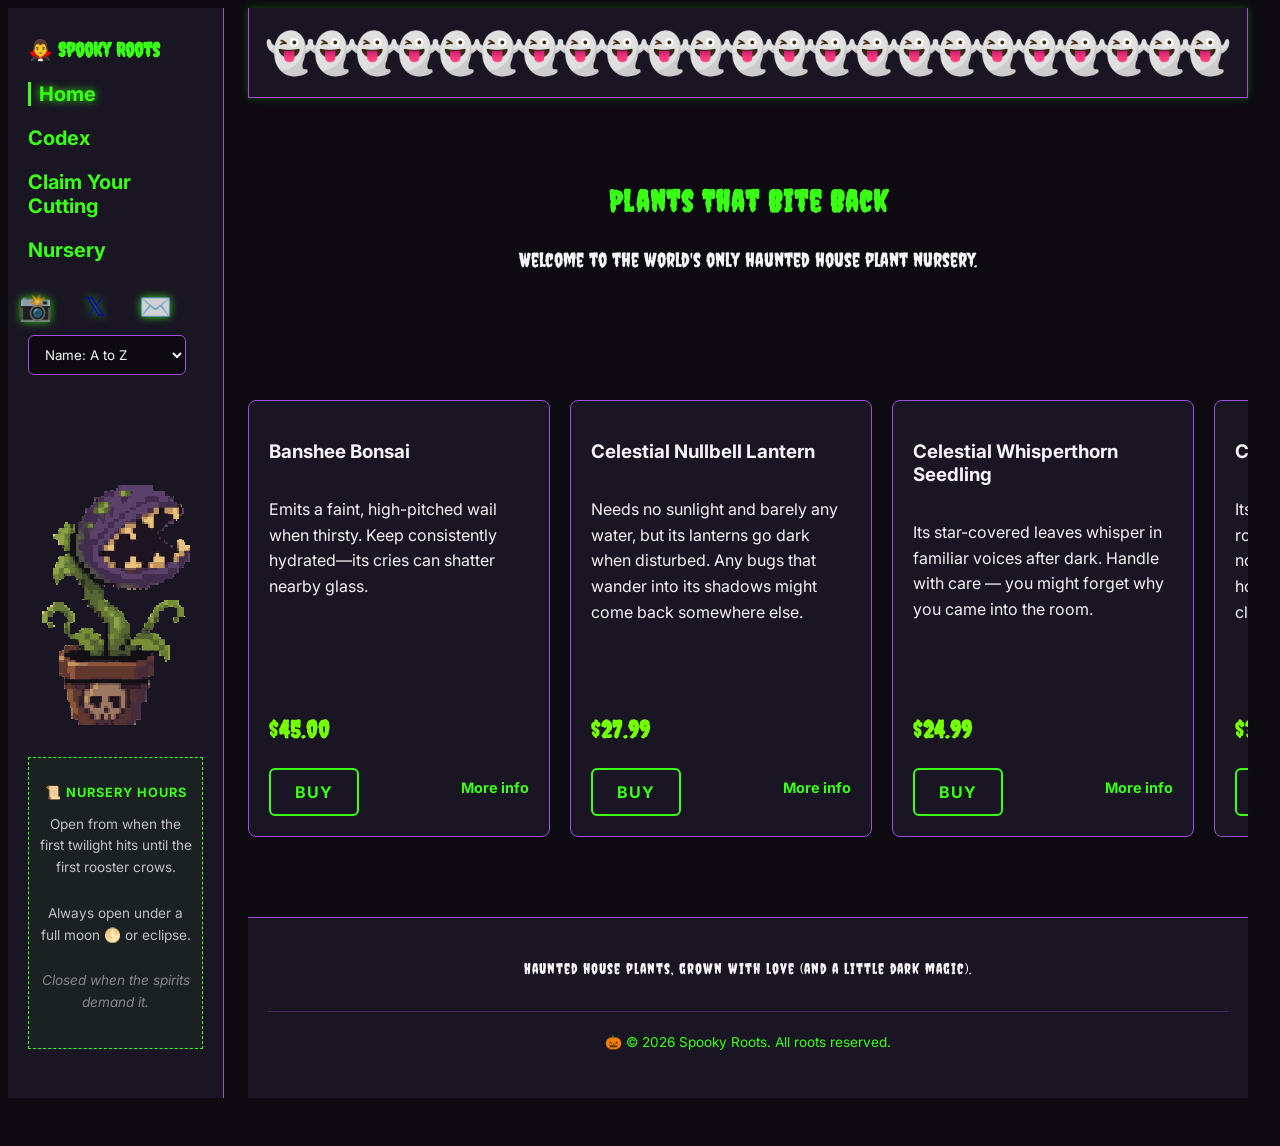
<file: index.html>
<!doctype html>
<html lang="en">
  <head>
    <meta charset="UTF-8" />
    <meta name="viewport" content="width=device-width, initial-scale=1.0" />
    <title>Haunted House Plant Nursery</title>
    <link rel="stylesheet" href="style.css" />
    <link rel="preconnect" href="https://fonts.googleapis.com" />
    <link rel="preconnect" href="https://fonts.gstatic.com" crossorigin />
    <!-- HTML Head -->
    <link
      href="https://fonts.googleapis.com/css2?family=Creepster&family=Inter:wght@400;700&display=swap"
      rel="stylesheet"
    />
  </head>
  <!-- BODY -->
  <body>
    <div class="page-layout">
      <!-- SIDEBAR -->
      <aside class="sidebar">
        <div class="sidebar-logo">🧛‍♂️ Spooky Roots</div>
        <nav class="sidebar-nav">
          <a href="index.html" class="active">Home</a>
          <a href="care.html">Codex</a>
          <a href="waiver.html">Claim Your Cutting</a>
          <a href="monsters.html">Nursery</a>
        </nav>
        <br />
        <div class="social">
          <a
            href="https://www.instagram.com/"
            aria-label="Instagram"
            target="_blank"
            >📸</a
          >
          <a href="https://x.com/" aria-label="Twitter" target="_blank">𝕏</a>
          <a href="#" id="openEmailModal">
            <span class="social-icon">✉️</span>
          </a>
        </div>

        <!-- Sorting Dropdown -->

        <select id="sortSelect" class="sig-input">
          <option value="name-asc">Name: A to Z</option>
          <option value="name-desc">Name: Z to A</option>
          <option value="price-asc">Price: Low to High</option>
          <option value="price-desc">Price: High to Low</option>
        </select>

        <div class="monster-sprite"></div>

        <div class="nursery-hours">
          <h4>📜 Nursery Hours</h4>
          <p>
            Open from when the first twilight hits until the first rooster
            crows.
          </p>
          <p>Always open under a full moon 🌕 or eclipse.</p>
          <p class="closed-note">Closed when the spirits demand it.</p>
        </div>
      </aside>

      <!-- MAIN COLUMN -->
      <main class="main-content">
        <header class="main-header">
          <div class="ghost-parade" id="ghostParade"></div>
        </header>

        <!-- TITLE -->

        <section class="hero">
          <h1>Plants That Bite Back</h1>
          <p>Welcome to the world's only haunted house plant nursery.</p>
        </section>

        <!-- PLANTGRID -->

        <section class="grid-container" id="plantGrid"></section>

        <!-- FOOTER -->

        <footer class="site-footer">
          <div class="footer-content">
            <div class="footer-brand">
              <p>
                Haunted house plants, grown with love (and a little dark magic).
              </p>
            </div>
          </div>
          <p class="footer-bottom">
            🎃 © 2026 Spooky Roots. All roots reserved.
          </p>
        </footer>
      </main>
    </div>
    <!-- Retro Windows Email Modal Popup -->
    <div id="emailModalOverlay" class="win95-overlay" hidden>
      <div
        id="emailModal"
        class="win95-modal"
        role="dialog"
        aria-labelledby="emailModalTitle"
        aria-modal="true"
      >
        <div class="win95-header">
          <span id="emailModalTitle" class="win95-title"
            >✉️ New Message - Spooky Roots Mail</span
          >
          <button
            type="button"
            id="closeEmailModal"
            class="win95-close-btn"
            aria-label="Close"
          >
            X
          </button>
        </div>
        <form id="emailForm" class="win95-body">
          <label>To: support@spookyroots.com</label>
          <label class="visually-hidden" for="senderEmail">Your email</label>
          <input
            id="senderEmail"
            type="email"
            placeholder="Your Email Address..."
            required
          />
          <label class="visually-hidden" for="emailMessage">Message</label>
          <textarea
            id="emailMessage"
            rows="5"
            placeholder="Write your message here..."
            required
          ></textarea>
          <p id="emailStatus" class="win95-status" hidden></p>
          <button type="submit" class="win95-send-btn">Send Mail</button>
        </form>
      </div>
    </div>
    <script src="script.js"></script>
  </body>
</html>
</file>
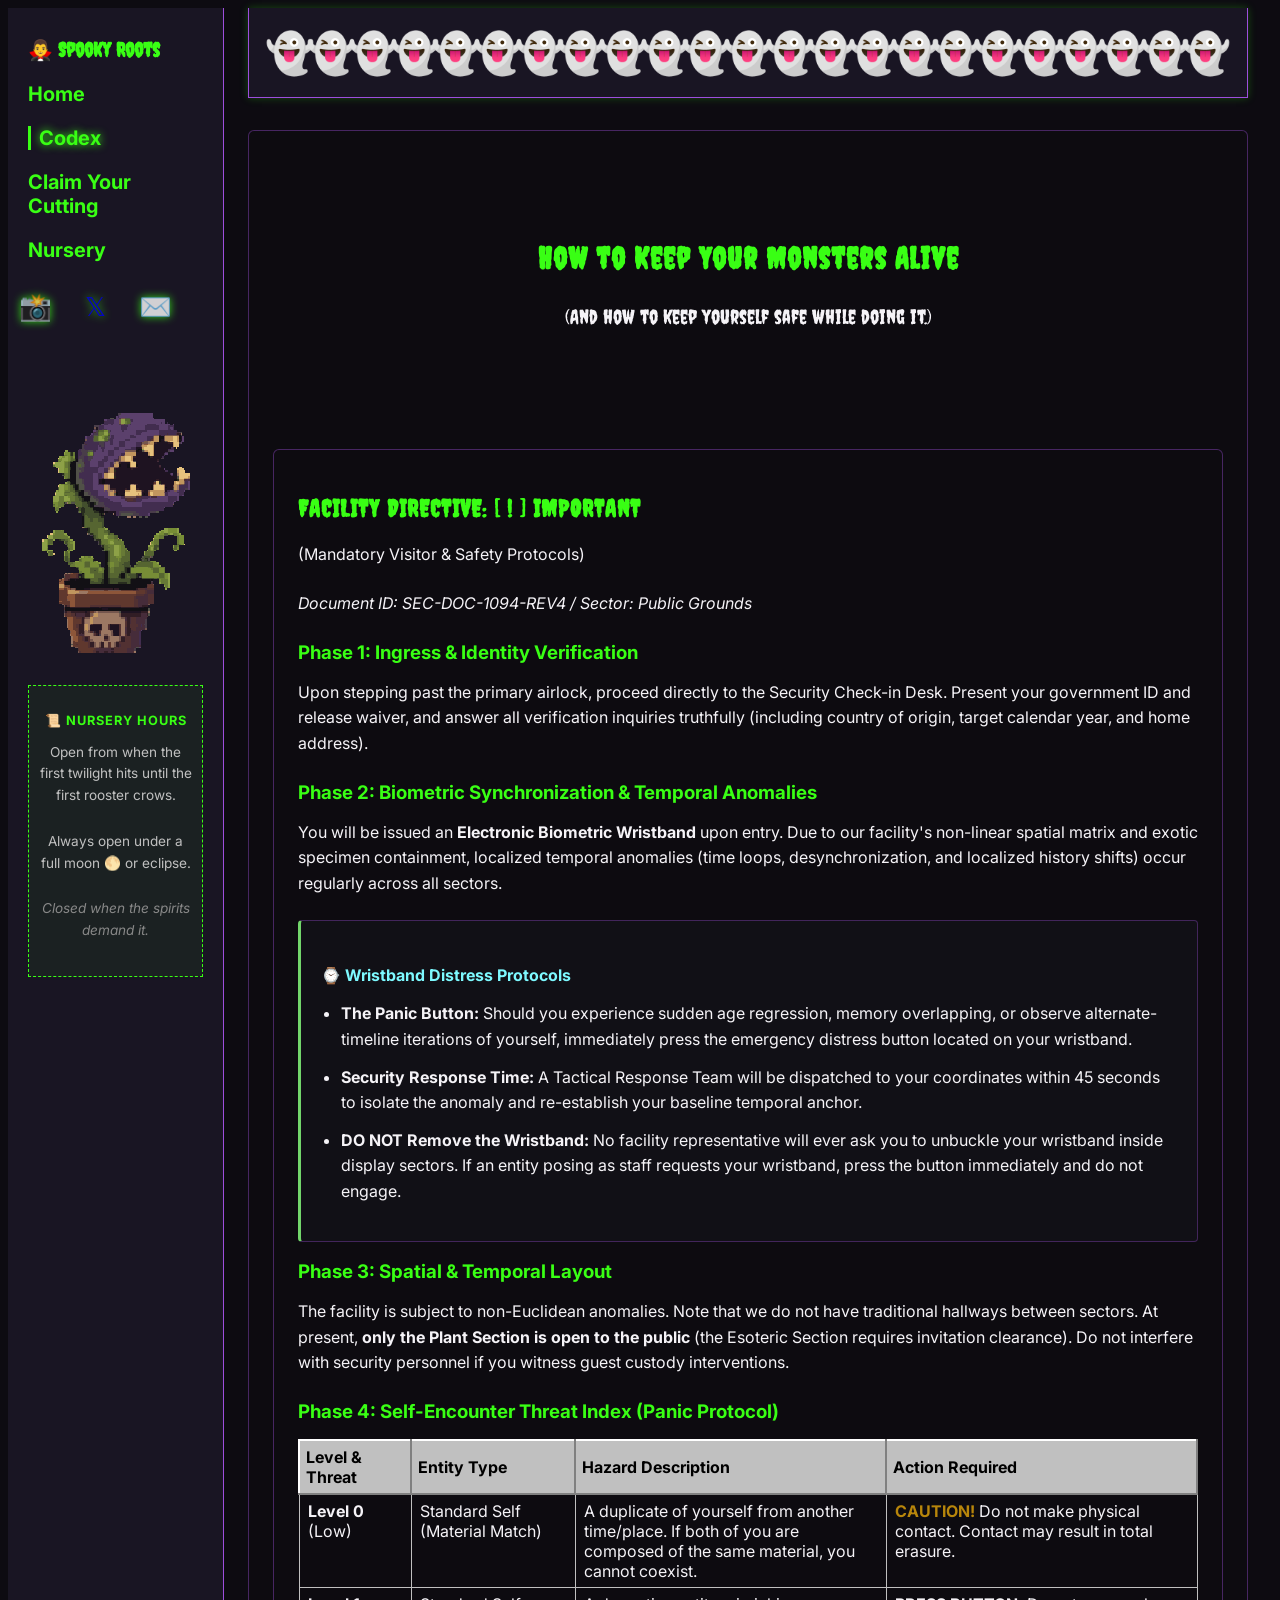
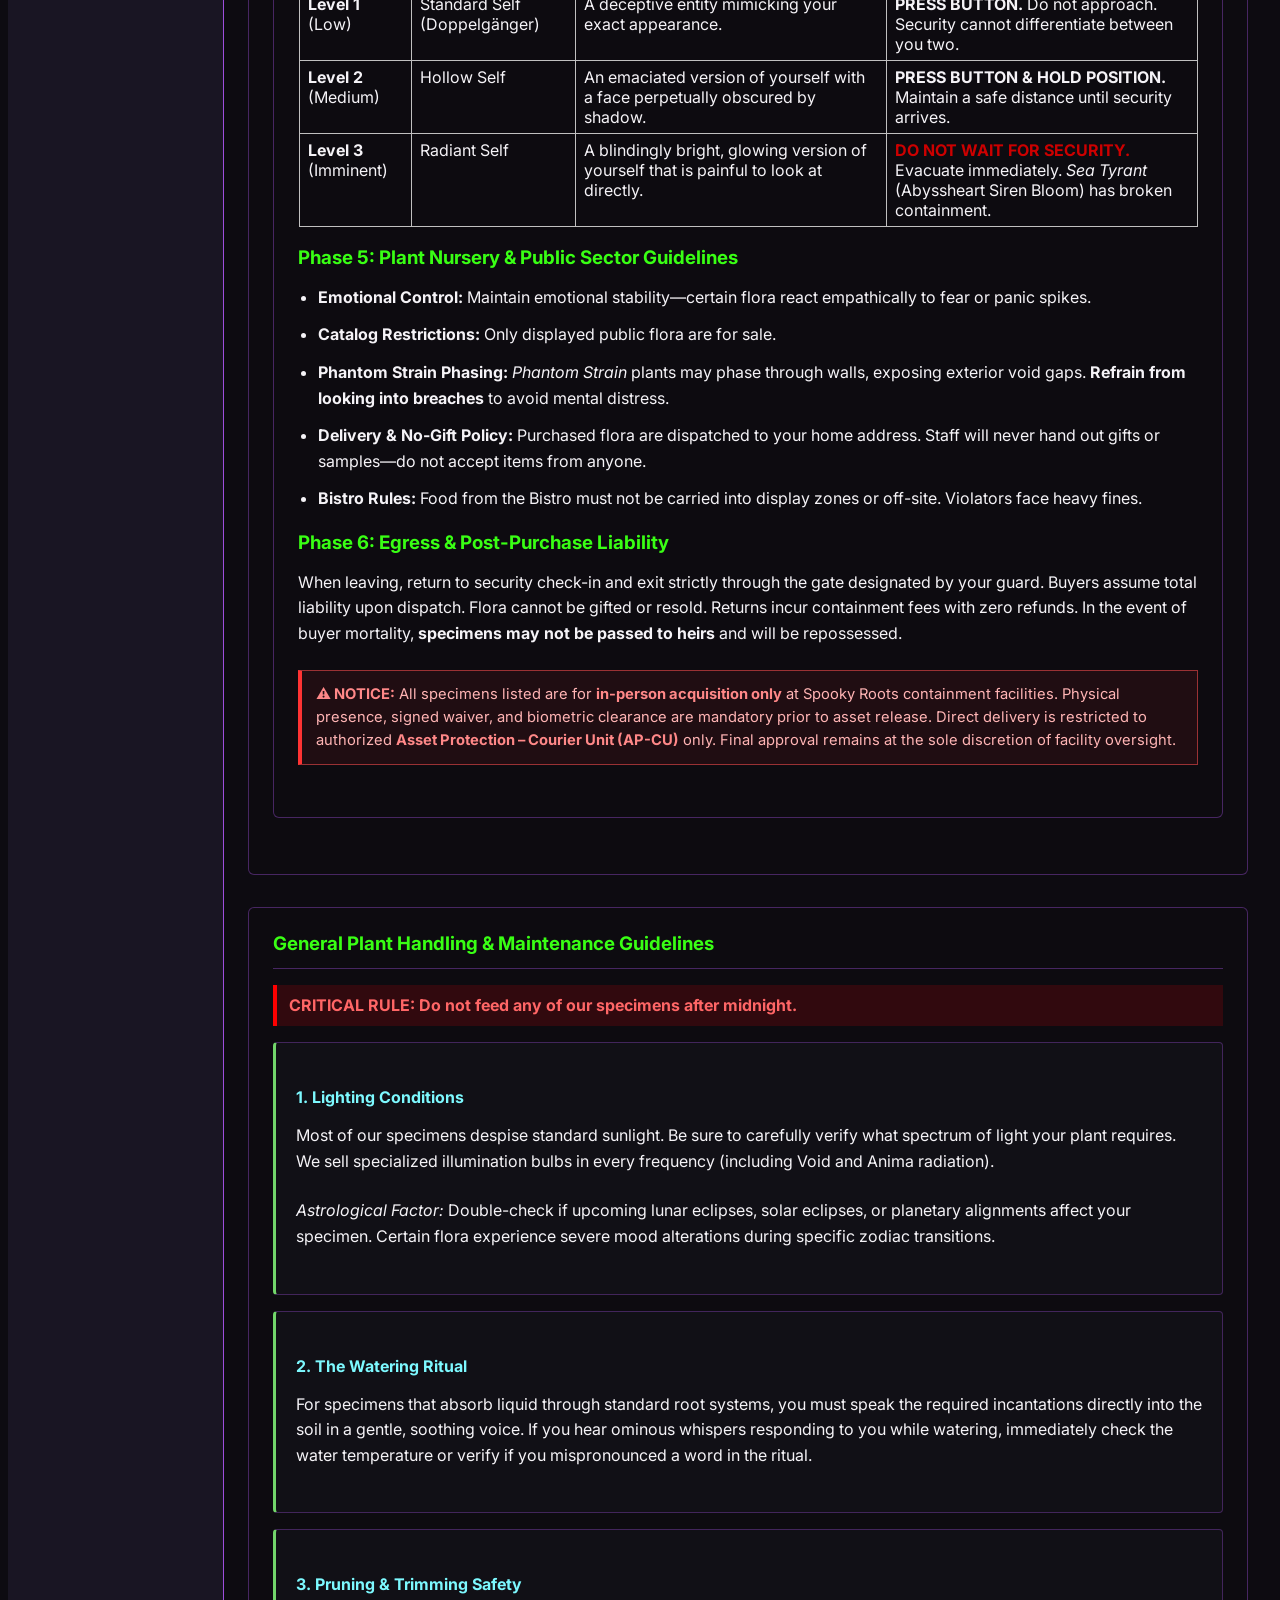
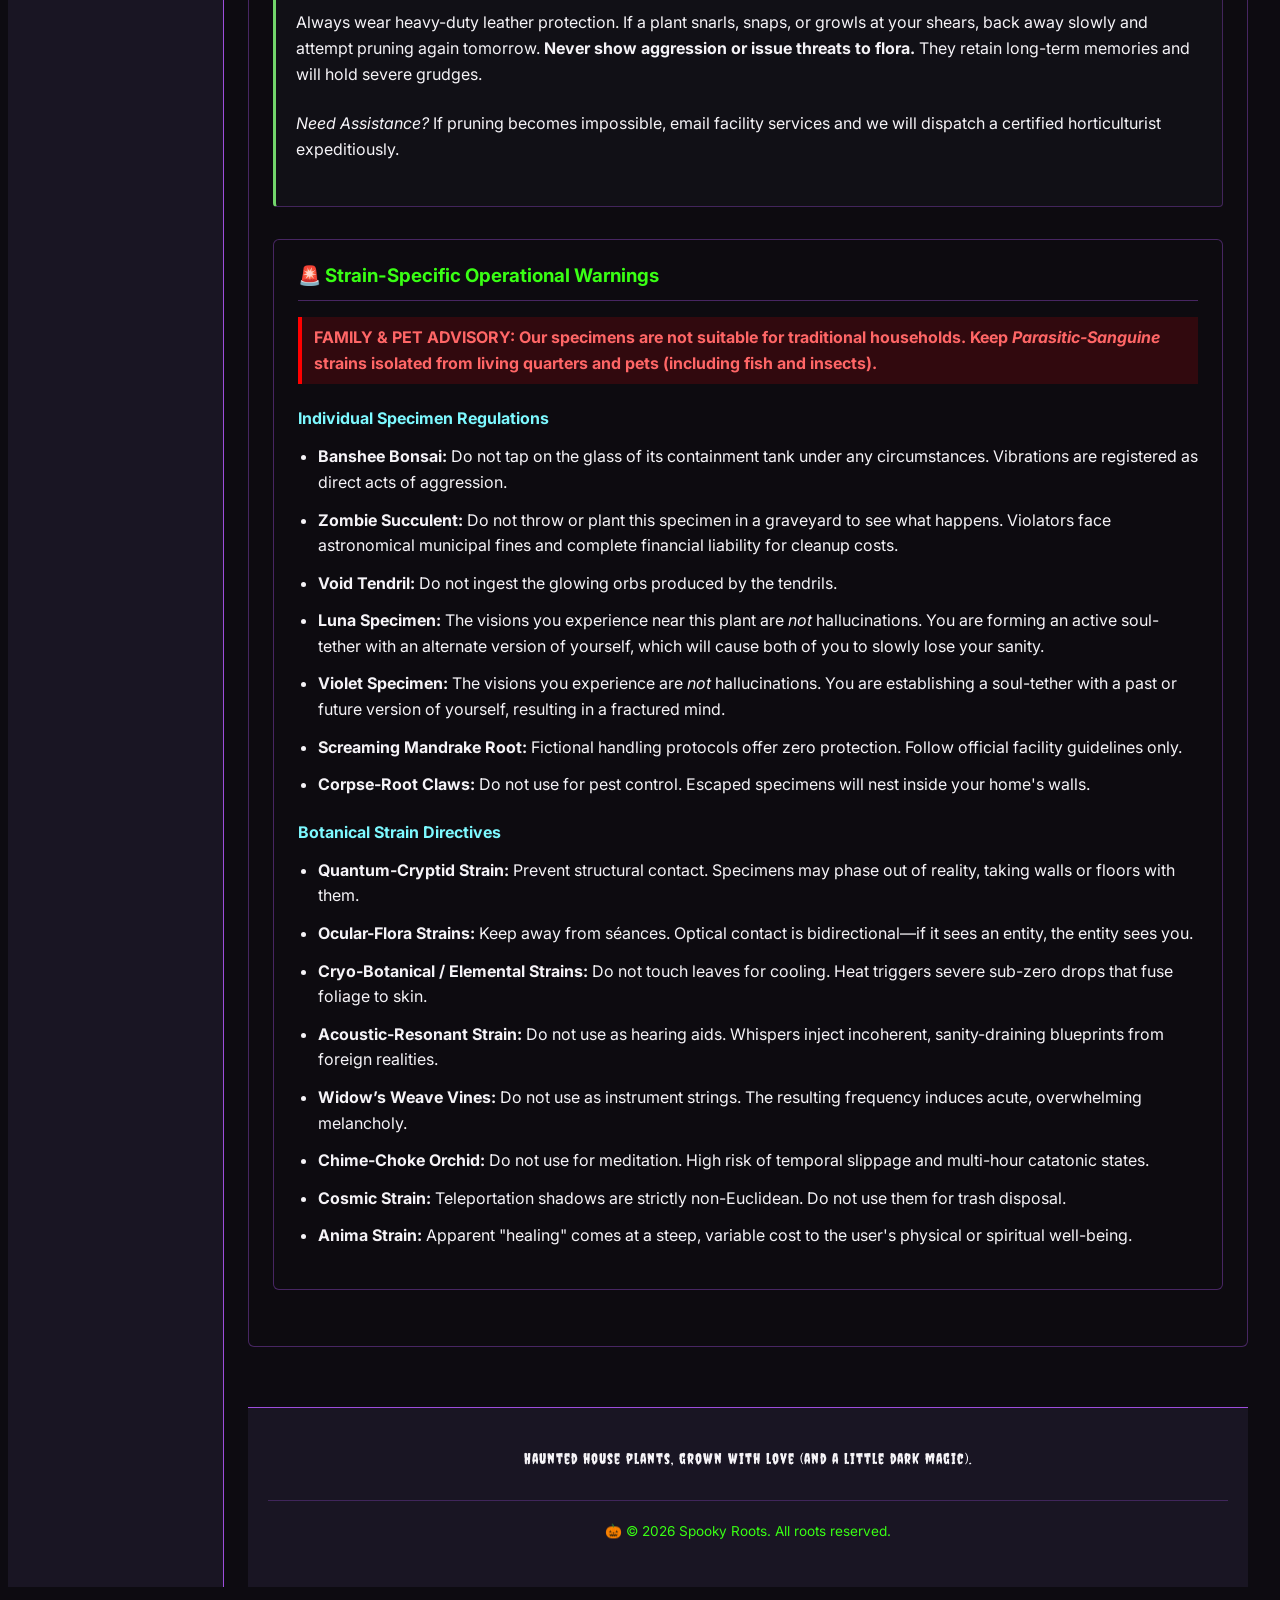
<file: care.html>
<!doctype html>
<html lang="en">
  <head>
    <meta charset="UTF-8" />
    <meta name="viewport" content="width=device-width, initial-scale=1.0" />
    <title>Codex - Haunted Plants</title>
    <link rel="stylesheet" href="style.css" />
    <link rel="preconnect" href="https://fonts.googleapis.com" />
    <link rel="preconnect" href="https://fonts.gstatic.com" crossorigin />
    <link
      href="https://fonts.googleapis.com/css2?family=Creepster&family=Inter:wght@400;700&display=swap"
      rel="stylesheet"
    />
  </head>
  <body>
    <div class="page-layout">
      <!-- SIDEBAR -->
      <aside class="sidebar">
        <div class="sidebar-logo">🧛‍♂️ Spooky Roots</div>
        <nav class="sidebar-nav">
          <a href="index.html">Home</a>
          <a href="care.html" class="active">Codex</a>
          <a href="waiver.html">Claim Your Cutting</a>
          <a href="monsters.html">Nursery</a>
        </nav>
        <br />
        <div class="social">
          <a
            href="https://www.instagram.com/"
            aria-label="Instagram"
            target="_blank"
            >📸</a
          >
          <a href="https://x.com/" aria-label="Twitter" target="_blank">𝕏</a>
          <a href="#" id="openEmailModal">
            <span class="social-icon">✉️</span>
          </a>
        </div>

        <div class="monster-sprite"></div>

        <div class="nursery-hours">
          <h4>📜 Nursery Hours</h4>
          <p>
            Open from when the first twilight hits until the first rooster
            crows.
          </p>
          <p>Always open under a full moon 🌕 or eclipse.</p>
          <p class="closed-note">Closed when the spirits demand it.</p>
        </div>
      </aside>

      <main class="main-content">
        <header class="main-header">
          <div class="ghost-parade" id="ghostParade"></div>
        </header>
        <div class="facility-section">
          <section class="hero">
            <h1>How to Keep Your Monsters Alive</h1>
            <p>(And how to keep yourself safe while doing it.)</p>
          </section>

          <div class="facility-section waiver-clause">
            <h2>FACILITY DIRECTIVE: [ ! ] IMPORTANT</h2>
            <p>(Mandatory Visitor &amp; Safety Protocols)</p>
            <p class="scientific-name">
              <em>Document ID: SEC-DOC-1094-REV4 / Sector: Public Grounds</em>
            </p>

            <div>
              <h3>Phase 1: Ingress &amp; Identity Verification</h3>
              <p>
                Upon stepping past the primary airlock, proceed directly to the
                Security Check-in Desk. Present your government ID and release
                waiver, and answer all verification inquiries truthfully
                (including country of origin, target calendar year, and home
                address).
              </p>

              <h3>
                Phase 2: Biometric Synchronization &amp; Temporal Anomalies
              </h3>
              <p>
                You will be issued an
                <strong>Electronic Biometric Wristband</strong> upon entry. Due
                to our facility's non-linear spatial matrix and exotic specimen
                containment, localized temporal anomalies (time loops,
                desynchronization, and localized history shifts) occur regularly
                across all sectors.
              </p>

              <div class="care-instruction">
                <h4>⌚ Wristband Distress Protocols</h4>
                <ul>
                  <li>
                    <strong>The Panic Button:</strong> Should you experience
                    sudden age regression, memory overlapping, or observe
                    alternate-timeline iterations of yourself, immediately press
                    the emergency distress button located on your wristband.
                  </li>
                  <li>
                    <strong>Security Response Time:</strong> A Tactical Response
                    Team will be dispatched to your coordinates within 45
                    seconds to isolate the anomaly and re-establish your
                    baseline temporal anchor.
                  </li>
                  <li>
                    <strong>DO NOT Remove the Wristband:</strong> No facility
                    representative will ever ask you to unbuckle your wristband
                    inside display sectors. If an entity posing as staff
                    requests your wristband, press the button immediately and do
                    not engage.
                  </li>
                </ul>
              </div>

              <h3>Phase 3: Spatial &amp; Temporal Layout</h3>
              <p>
                The facility is subject to non-Euclidean anomalies. Note that we
                do not have traditional hallways between sectors. At present,
                <strong>only the Plant Section is open to the public</strong>
                (the Esoteric Section requires invitation clearance). Do not
                interfere with security personnel if you witness guest custody
                interventions.
              </p>

              <h3>Phase 4: Self-Encounter Threat Index (Panic Protocol)</h3>
              <table class="win95-table">
                <thead>
                  <tr>
                    <th>Level &amp; Threat</th>
                    <th>Entity Type</th>
                    <th>Hazard Description</th>
                    <th>Action Required</th>
                  </tr>
                </thead>
                <tbody>
                  <tr class="threat-level-0">
                    <td><strong>Level 0</strong> (Low)</td>
                    <td>Standard Self (Material Match)</td>
                    <td>
                      A duplicate of yourself from another time/place. If both
                      of you are composed of the same material, you cannot
                      coexist.
                    </td>
                    <td>
                      <span class="caution-tag">CAUTION!</span> Do not make
                      physical contact. Contact may result in total erasure.
                    </td>
                  </tr>
                  <tr class="threat-level-1">
                    <td><strong>Level 1</strong> (Low)</td>
                    <td>Standard Self (Doppelgänger)</td>
                    <td>A deceptive entity mimicking your exact appearance.</td>
                    <td>
                      <strong>PRESS BUTTON.</strong> Do not approach. Security
                      cannot differentiate between you two.
                    </td>
                  </tr>
                  <tr class="threat-level-2">
                    <td><strong>Level 2</strong> (Medium)</td>
                    <td>Hollow Self</td>
                    <td>
                      An emaciated version of yourself with a face perpetually
                      obscured by shadow.
                    </td>
                    <td>
                      <strong>PRESS BUTTON &amp; HOLD POSITION.</strong>
                      Maintain a safe distance until security arrives.
                    </td>
                  </tr>
                  <tr class="threat-level-3">
                    <td><strong>Level 3</strong> (Imminent)</td>
                    <td>Radiant Self</td>
                    <td>
                      A blindingly bright, glowing version of yourself that is
                      painful to look at directly.
                    </td>
                    <td>
                      <span class="danger-tag">DO NOT WAIT FOR SECURITY.</span>
                      Evacuate immediately. <em>Sea Tyrant</em> (Abyssheart
                      Siren Bloom) has broken containment.
                    </td>
                  </tr>
                </tbody>
              </table>

              <h3>Phase 5: Plant Nursery &amp; Public Sector Guidelines</h3>
              <ul>
                <li>
                  <strong>Emotional Control:</strong> Maintain emotional
                  stability—certain flora react empathically to fear or panic
                  spikes.
                </li>
                <li>
                  <strong>Catalog Restrictions:</strong> Only displayed public
                  flora are for sale.
                </li>
                <li>
                  <strong>Phantom Strain Phasing:</strong>
                  <em>Phantom Strain</em> plants may phase through walls,
                  exposing exterior void gaps.
                  <strong>Refrain from looking into breaches</strong> to avoid
                  mental distress.
                </li>
                <li>
                  <strong>Delivery &amp; No-Gift Policy:</strong> Purchased
                  flora are dispatched to your home address. Staff will never
                  hand out gifts or samples—do not accept items from anyone.
                </li>
                <li>
                  <strong>Bistro Rules:</strong> Food from the Bistro must not
                  be carried into display zones or off-site. Violators face
                  heavy fines.
                </li>
              </ul>

              <h3>Phase 6: Egress &amp; Post-Purchase Liability</h3>
              <p>
                When leaving, return to security check-in and exit strictly
                through the gate designated by your guard. Buyers assume total
                liability upon dispatch. Flora cannot be gifted or resold.
                Returns incur containment fees with zero refunds. In the event
                of buyer mortality,
                <strong>specimens may not be passed to heirs</strong> and will
                be repossessed.
              </p>

              <p class="facility-notice">
                <strong>⚠️ NOTICE:</strong> All specimens listed are for
                <strong>in-person acquisition only</strong> at Spooky Roots
                containment facilities. Physical presence, signed waiver, and
                biometric clearance are mandatory prior to asset release. Direct
                delivery is restricted to authorized
                <strong>Asset Protection – Courier Unit (AP-CU)</strong> only.
                Final approval remains at the sole discretion of facility
                oversight.
              </p>
            </div>
          </div>
        </div>

        <!-- PLANT-->
        <div class="facility-section">
          <h3>General Plant Handling &amp; Maintenance Guidelines</h3>
          <p class="warning-banner">
            <strong>CRITICAL RULE:</strong> Do not feed any of our specimens
            after midnight.
          </p>

          <div class="care-instruction">
            <h4>1. Lighting Conditions</h4>
            <p>
              Most of our specimens despise standard sunlight. Be sure to
              carefully verify what spectrum of light your plant requires. We
              sell specialized illumination bulbs in every frequency (including
              Void and Anima radiation).
            </p>
            <p>
              <em>Astrological Factor:</em> Double-check if upcoming lunar
              eclipses, solar eclipses, or planetary alignments affect your
              specimen. Certain flora experience severe mood alterations during
              specific zodiac transitions.
            </p>
          </div>

          <div class="care-instruction">
            <h4>2. The Watering Ritual</h4>
            <p>
              For specimens that absorb liquid through standard root systems,
              you must speak the required incantations directly into the soil in
              a gentle, soothing voice. If you hear ominous whispers responding
              to you while watering, immediately check the water temperature or
              verify if you mispronounced a word in the ritual.
            </p>
          </div>

          <div class="care-instruction">
            <h4>3. Pruning &amp; Trimming Safety</h4>
            <p>
              Always wear heavy-duty leather protection. If a plant snarls,
              snaps, or growls at your shears, back away slowly and attempt
              pruning again tomorrow.
              <strong>Never show aggression or issue threats to flora.</strong>
              They retain long-term memories and will hold severe grudges.
            </p>
            <p>
              <em>Need Assistance?</em> If pruning becomes impossible, email
              facility services and we will dispatch a certified horticulturist
              expeditiously.
            </p>
          </div>

          <div class="facility-section strain-warnings">
            <h3>🚨 Strain-Specific Operational Warnings</h3>

            <p class="warning-banner">
              <strong>FAMILY &amp; PET ADVISORY:</strong> Our specimens are not
              suitable for traditional households. Keep
              <em>Parasitic-Sanguine</em> strains isolated from living quarters
              and pets (including fish and insects).
            </p>

            <div class="specimen-warning-list">
              <h4>Individual Specimen Regulations</h4>
              <ul>
                <li>
                  <strong>Banshee Bonsai:</strong> Do not tap on the glass of
                  its containment tank under any circumstances. Vibrations are
                  registered as direct acts of aggression.
                </li>
                <li>
                  <strong>Zombie Succulent:</strong> Do not throw or plant this
                  specimen in a graveyard to see what happens. Violators face
                  astronomical municipal fines and complete financial liability
                  for cleanup costs.
                </li>
                <li>
                  <strong>Void Tendril:</strong> Do not ingest the glowing orbs
                  produced by the tendrils.
                </li>
                <li>
                  <strong>Luna Specimen:</strong> The visions you experience
                  near this plant are <em>not</em> hallucinations. You are
                  forming an active soul-tether with an alternate version of
                  yourself, which will cause both of you to slowly lose your
                  sanity.
                </li>
                <li>
                  <strong>Violet Specimen:</strong> The visions you experience
                  are <em>not</em> hallucinations. You are establishing a
                  soul-tether with a past or future version of yourself,
                  resulting in a fractured mind.
                </li>
                <li>
                  <strong>Screaming Mandrake Root:</strong> Fictional handling
                  protocols offer zero protection. Follow official facility
                  guidelines only.
                </li>
                <li>
                  <strong>Corpse-Root Claws:</strong> Do not use for pest
                  control. Escaped specimens will nest inside your home's walls.
                </li>
              </ul>
            </div>

            <h4>Botanical Strain Directives</h4>
            <ul>
              <li>
                <strong>Quantum-Cryptid Strain:</strong> Prevent structural
                contact. Specimens may phase out of reality, taking walls or
                floors with them.
              </li>
              <li>
                <strong>Ocular-Flora Strains:</strong> Keep away from séances.
                Optical contact is bidirectional—if it sees an entity, the
                entity sees you.
              </li>
              <li>
                <strong>Cryo-Botanical / Elemental Strains:</strong> Do not
                touch leaves for cooling. Heat triggers severe sub-zero drops
                that fuse foliage to skin.
              </li>
              <li>
                <strong>Acoustic-Resonant Strain:</strong> Do not use as hearing
                aids. Whispers inject incoherent, sanity-draining blueprints
                from foreign realities.
              </li>
              <li>
                <strong>Widow’s Weave Vines:</strong> Do not use as instrument
                strings. The resulting frequency induces acute, overwhelming
                melancholy.
              </li>
              <li>
                <strong>Chime-Choke Orchid:</strong> Do not use for meditation.
                High risk of temporal slippage and multi-hour catatonic states.
              </li>
              <li>
                <strong>Cosmic Strain:</strong> Teleportation shadows are
                strictly non-Euclidean. Do not use them for trash disposal.
              </li>
              <li>
                <strong>Anima Strain:</strong> Apparent "healing" comes at a
                steep, variable cost to the user's physical or spiritual
                well-being.
              </li>
            </ul>
          </div>
        </div>

        <!-- footer -->
        <footer class="site-footer">
          <div class="footer-content">
            <div class="footer-brand">
              <p>
                Haunted house plants, grown with love (and a little dark magic).
              </p>
            </div>
          </div>
          <p class="footer-bottom">
            🎃 © 2026 Spooky Roots. All roots reserved.
          </p>
        </footer>
      </main>
    </div>

    <!-- Retro Windows Email Modal Popup -->
    <div id="emailModalOverlay" class="win95-overlay" hidden>
      <div
        id="emailModal"
        class="win95-modal"
        role="dialog"
        aria-labelledby="emailModalTitle"
        aria-modal="true"
      >
        <div class="win95-header">
          <span id="emailModalTitle" class="win95-title"
            >✉️ New Message - Spooky Roots Mail</span
          >
          <button
            type="button"
            id="closeEmailModal"
            class="win95-close-btn"
            aria-label="Close"
          >
            X
          </button>
        </div>
        <form id="emailForm" class="win95-body">
          <label>To: support@spookyroots.com</label>
          <label class="visually-hidden" for="senderEmail">Your email</label>
          <input
            id="senderEmail"
            type="email"
            placeholder="Your Email Address..."
            required
          />
          <label class="visually-hidden" for="emailMessage">Message</label>
          <textarea
            id="emailMessage"
            rows="5"
            placeholder="Write your message here..."
            required
          ></textarea>
          <p id="emailStatus" class="win95-status" hidden></p>
          <button type="submit" class="win95-send-btn">Send Mail</button>
        </form>
      </div>
    </div>
    <script src="script.js"></script>
    <button type="button" id="backToTopBtn" title="Return to Top Phase">
      ▲ TOP
    </button>
  </body>
</html>
</file>
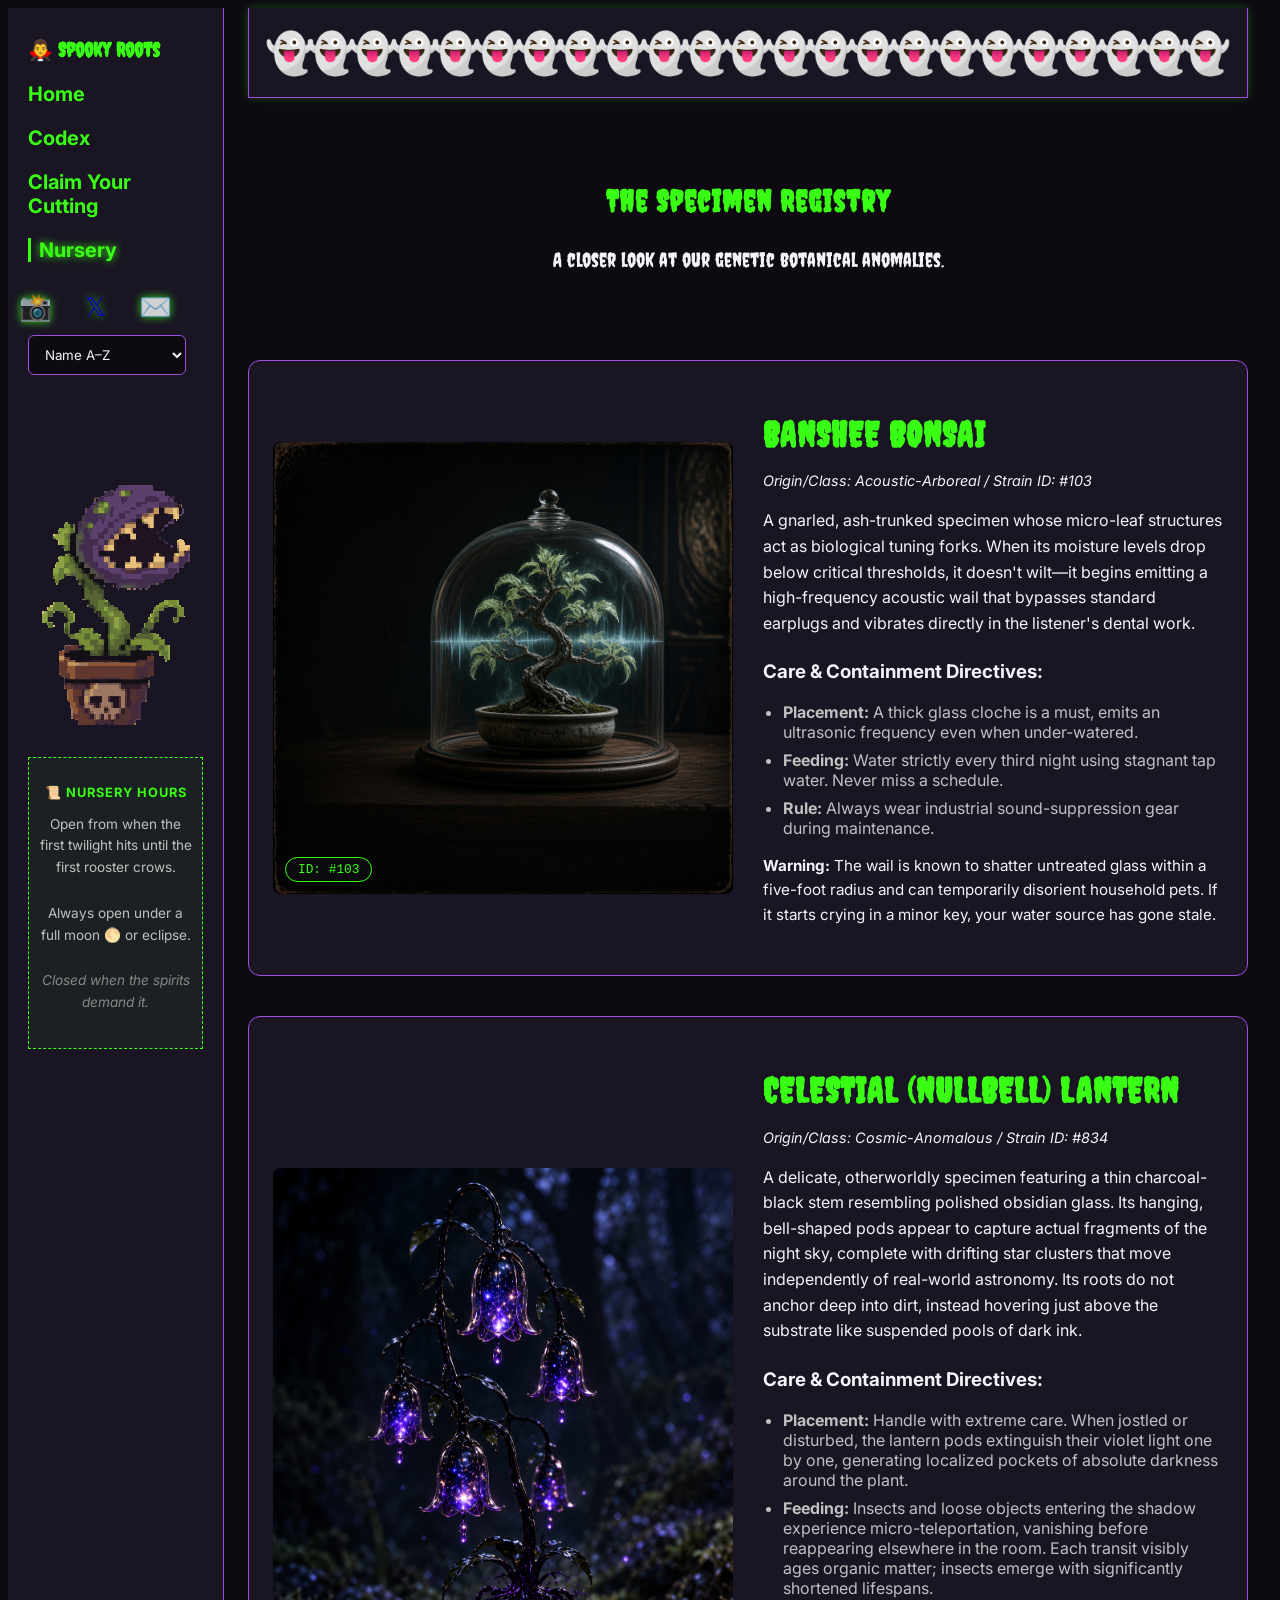
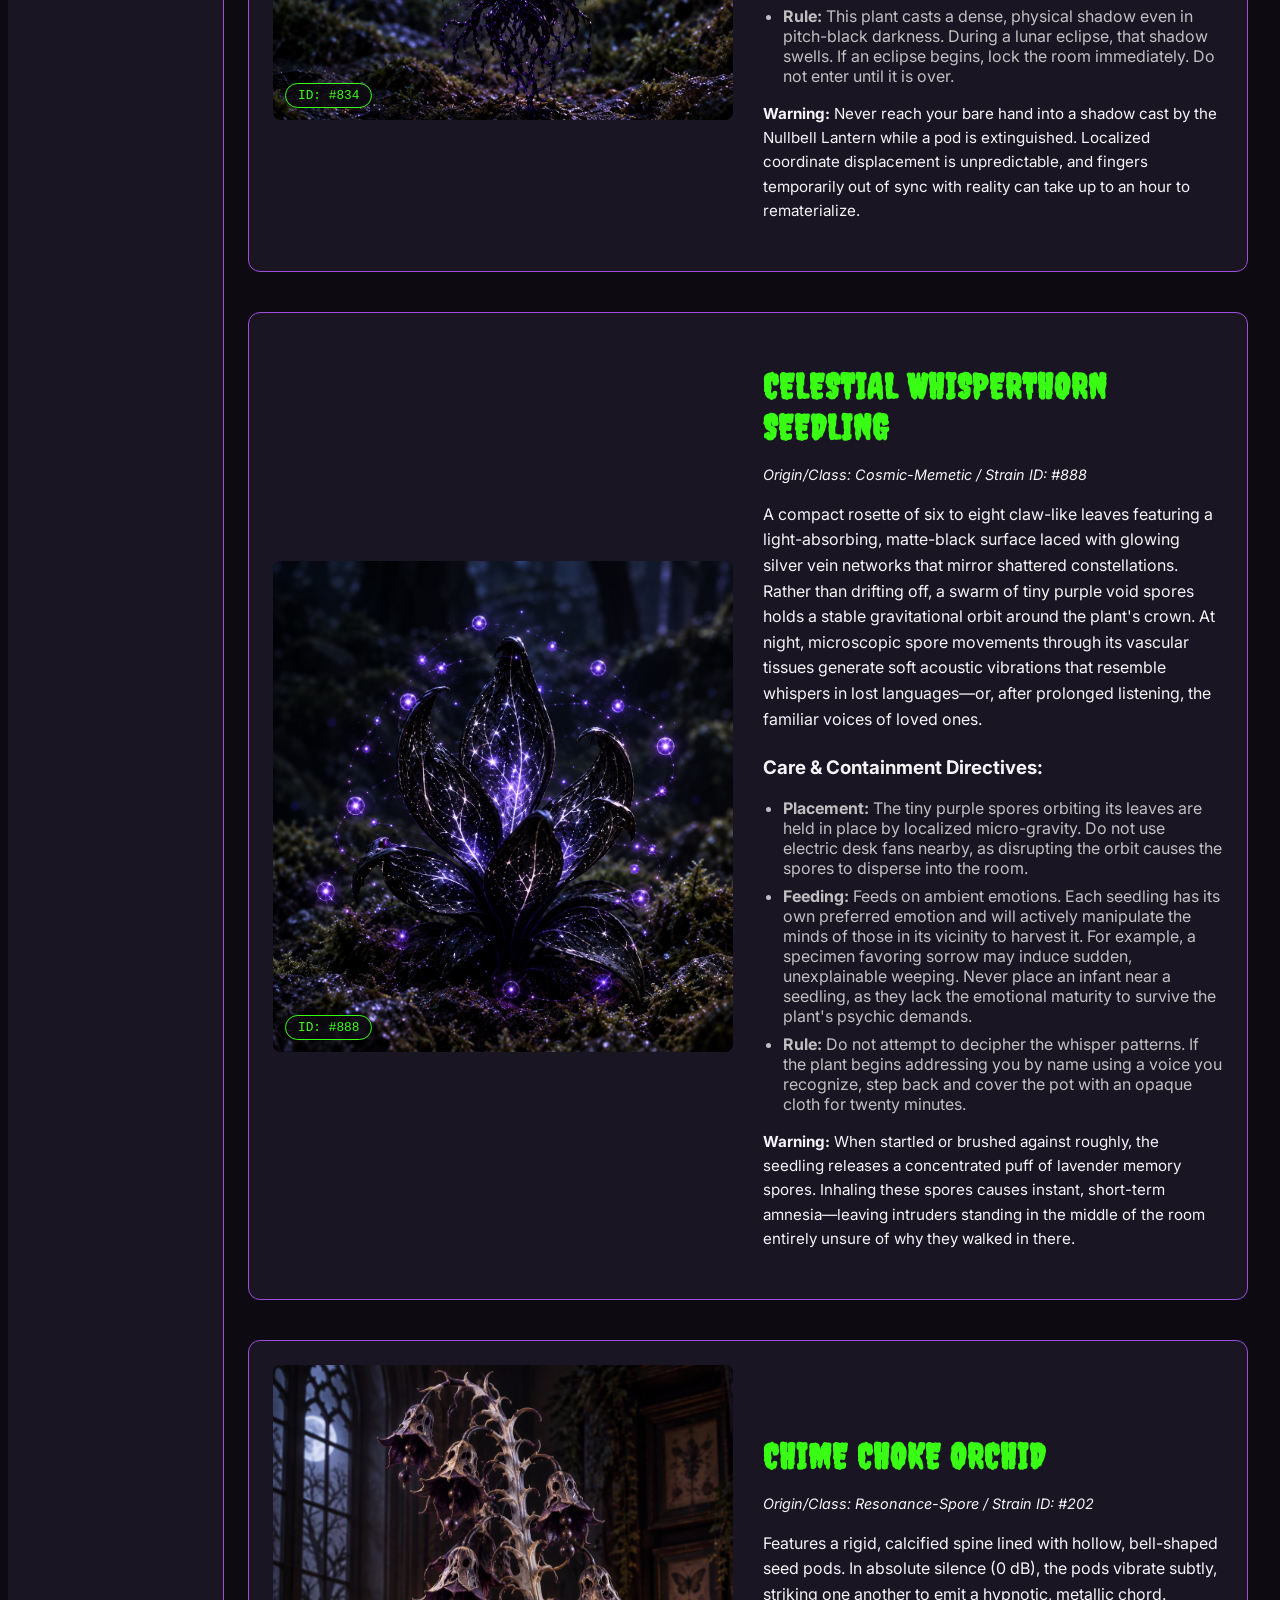
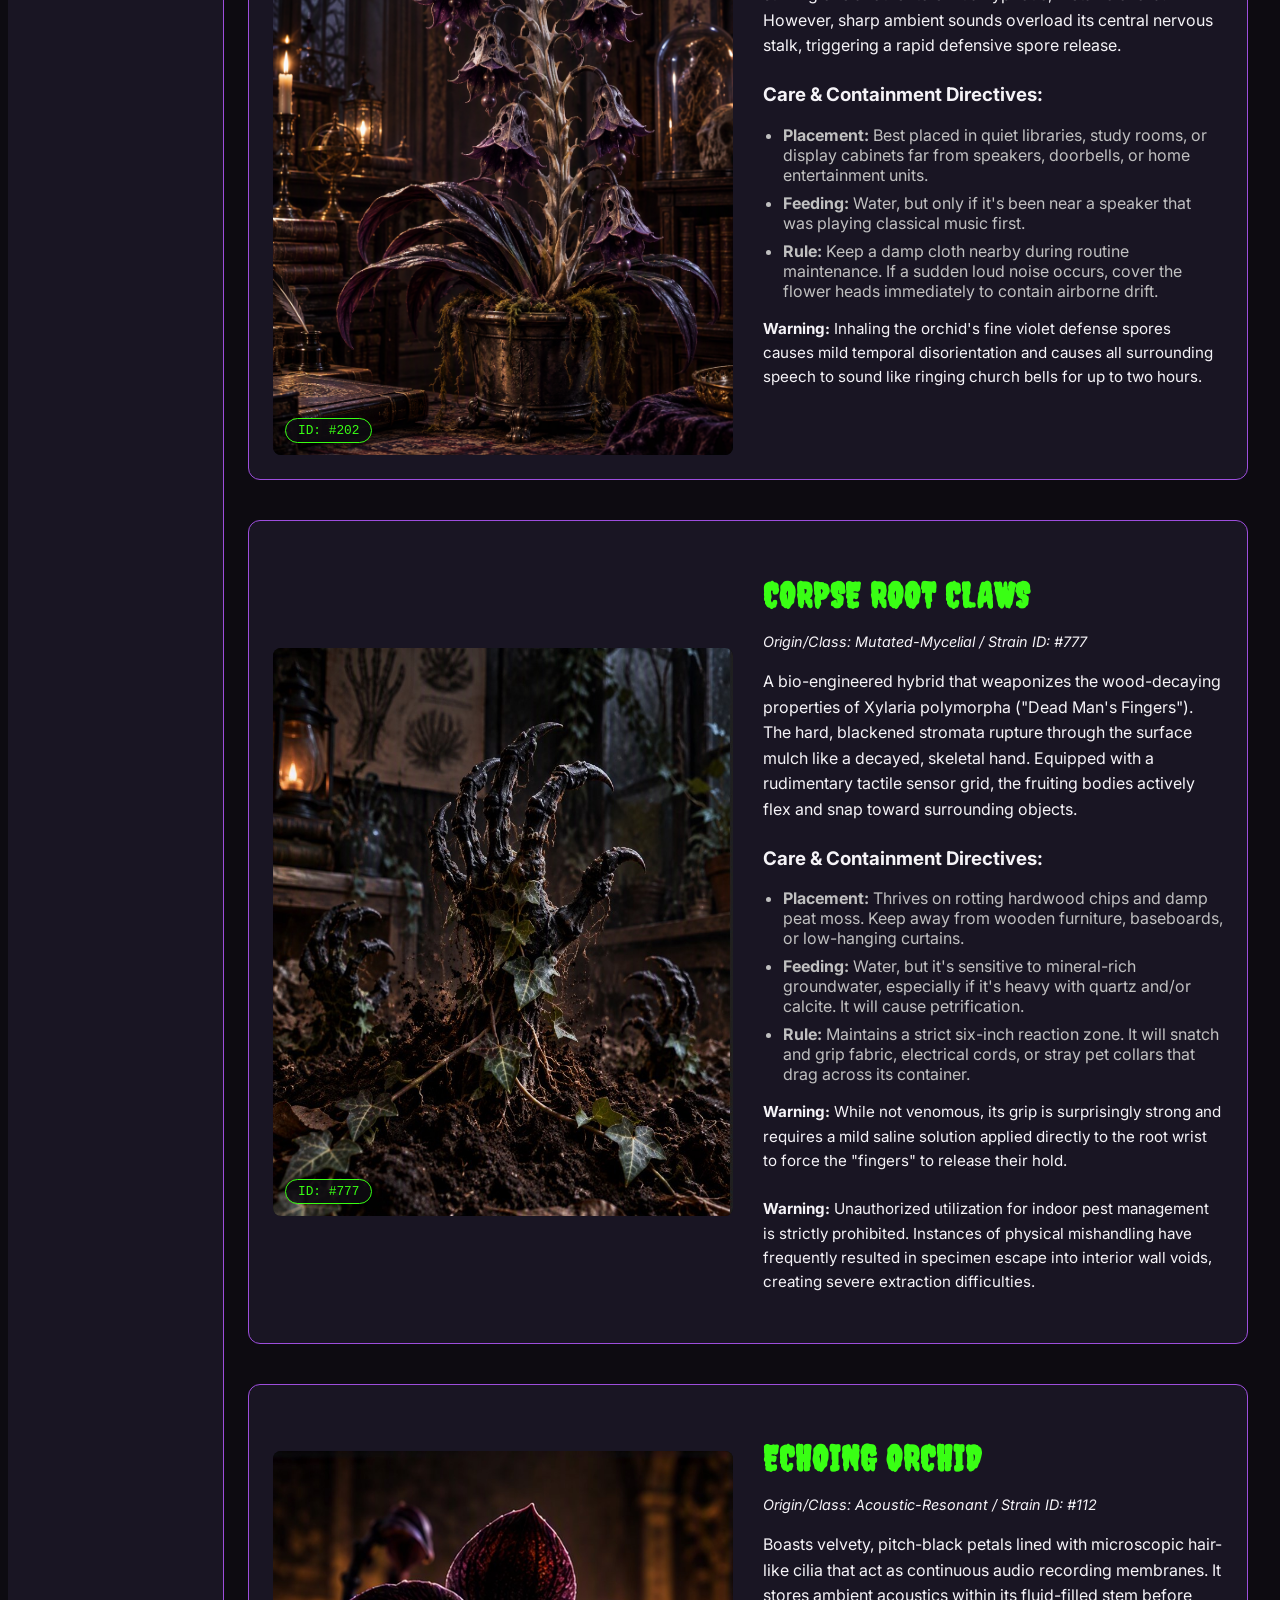
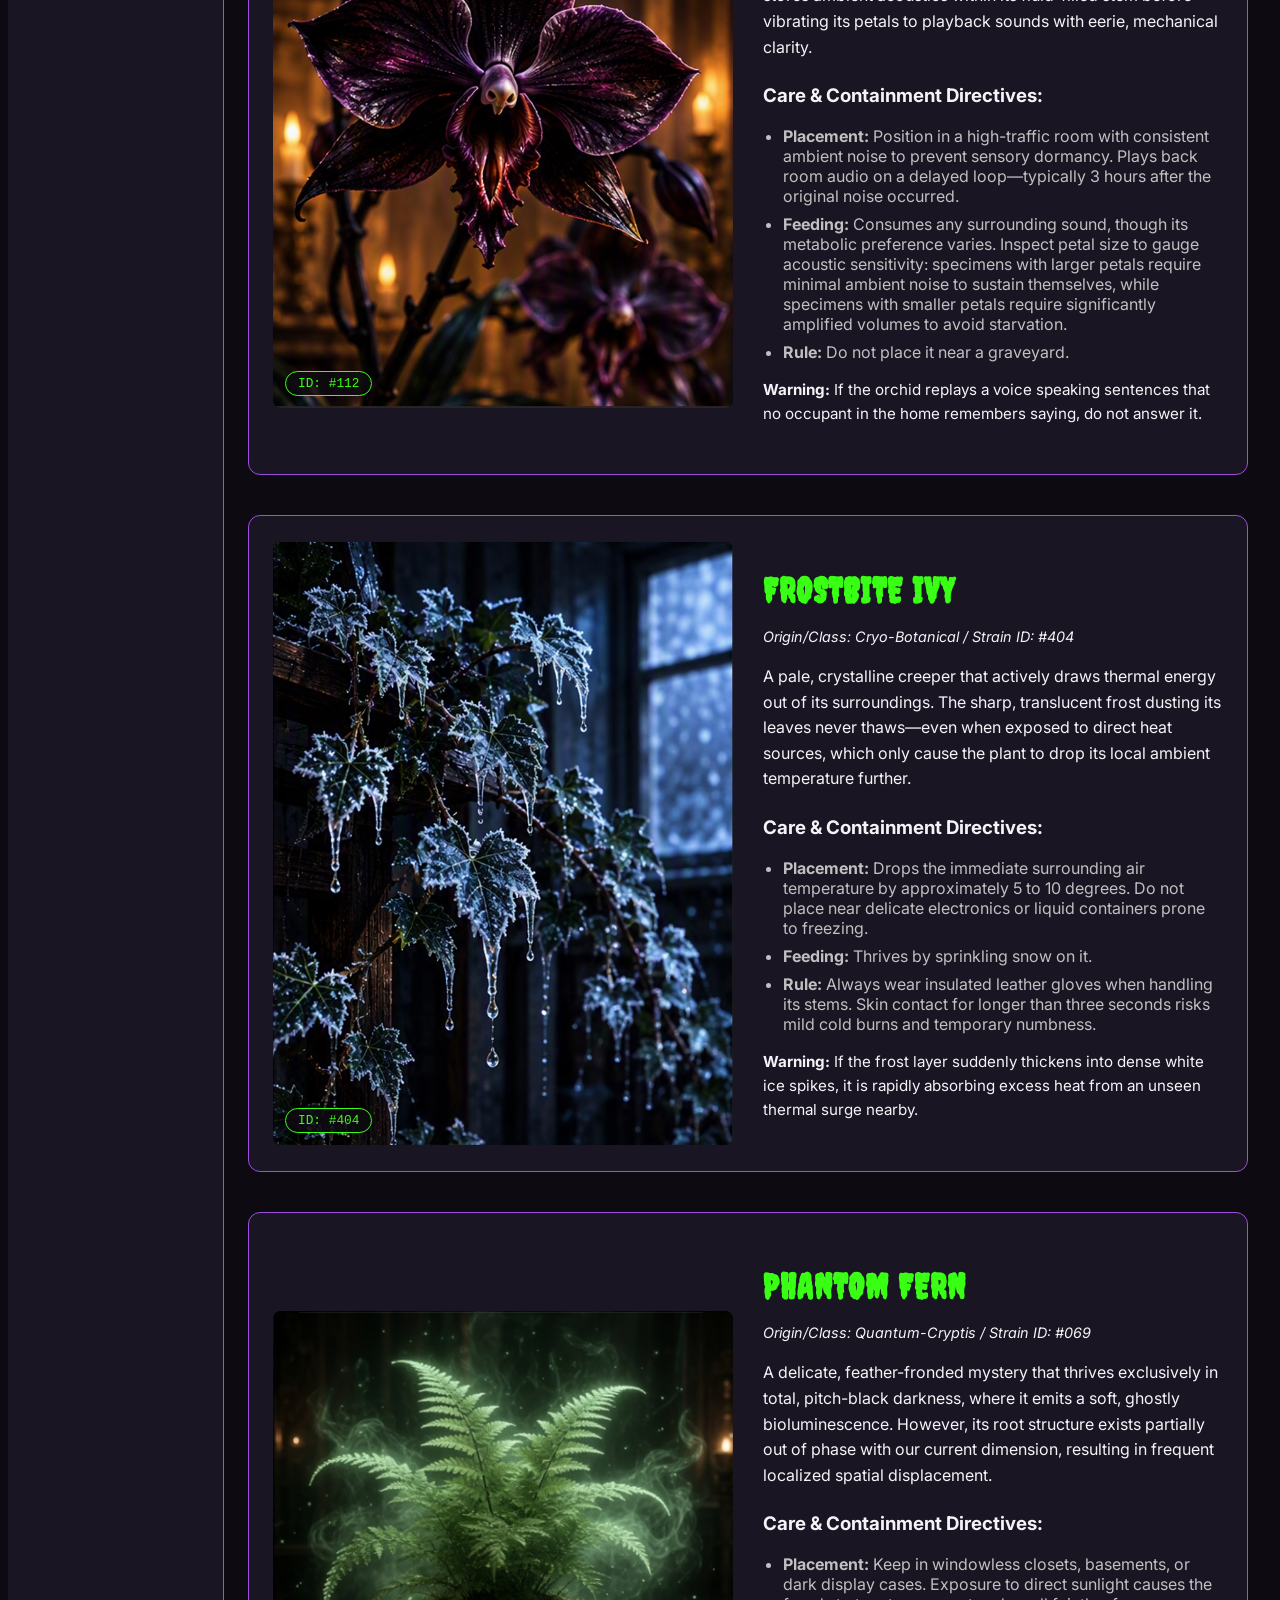
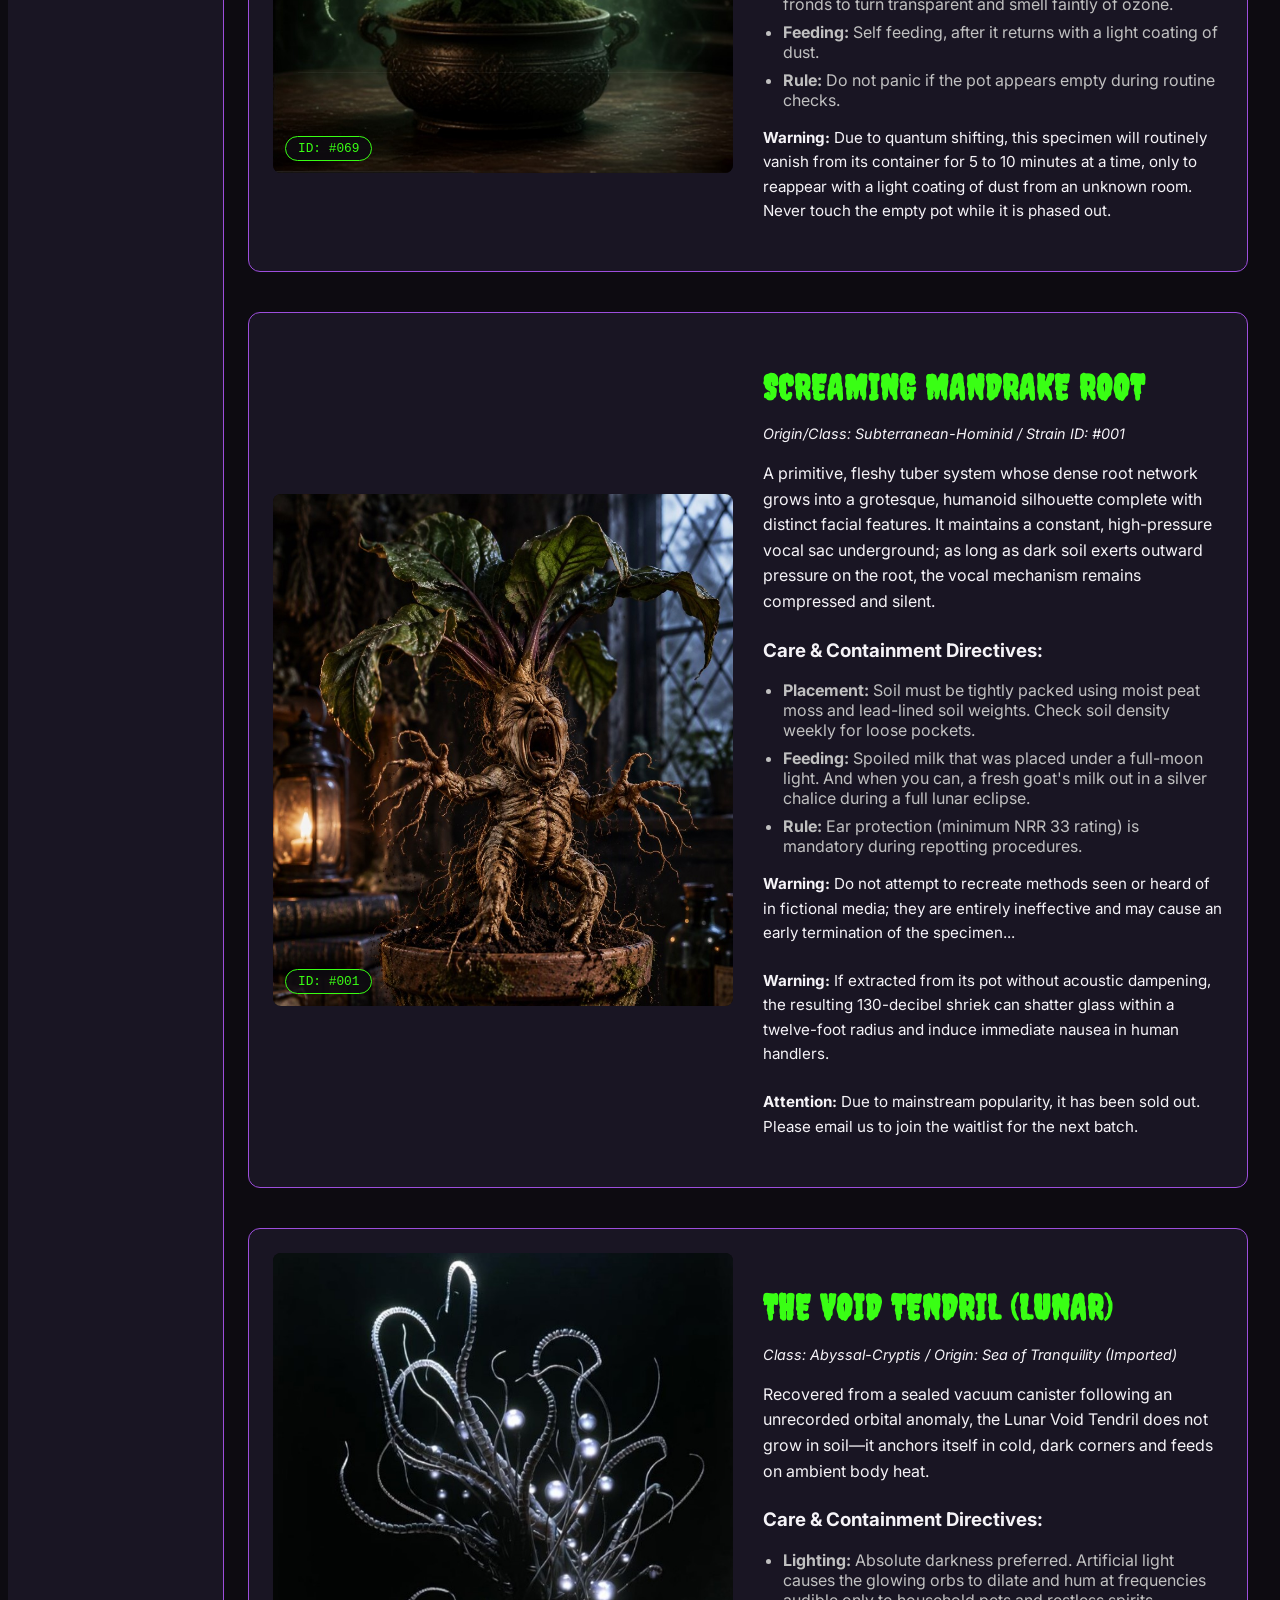
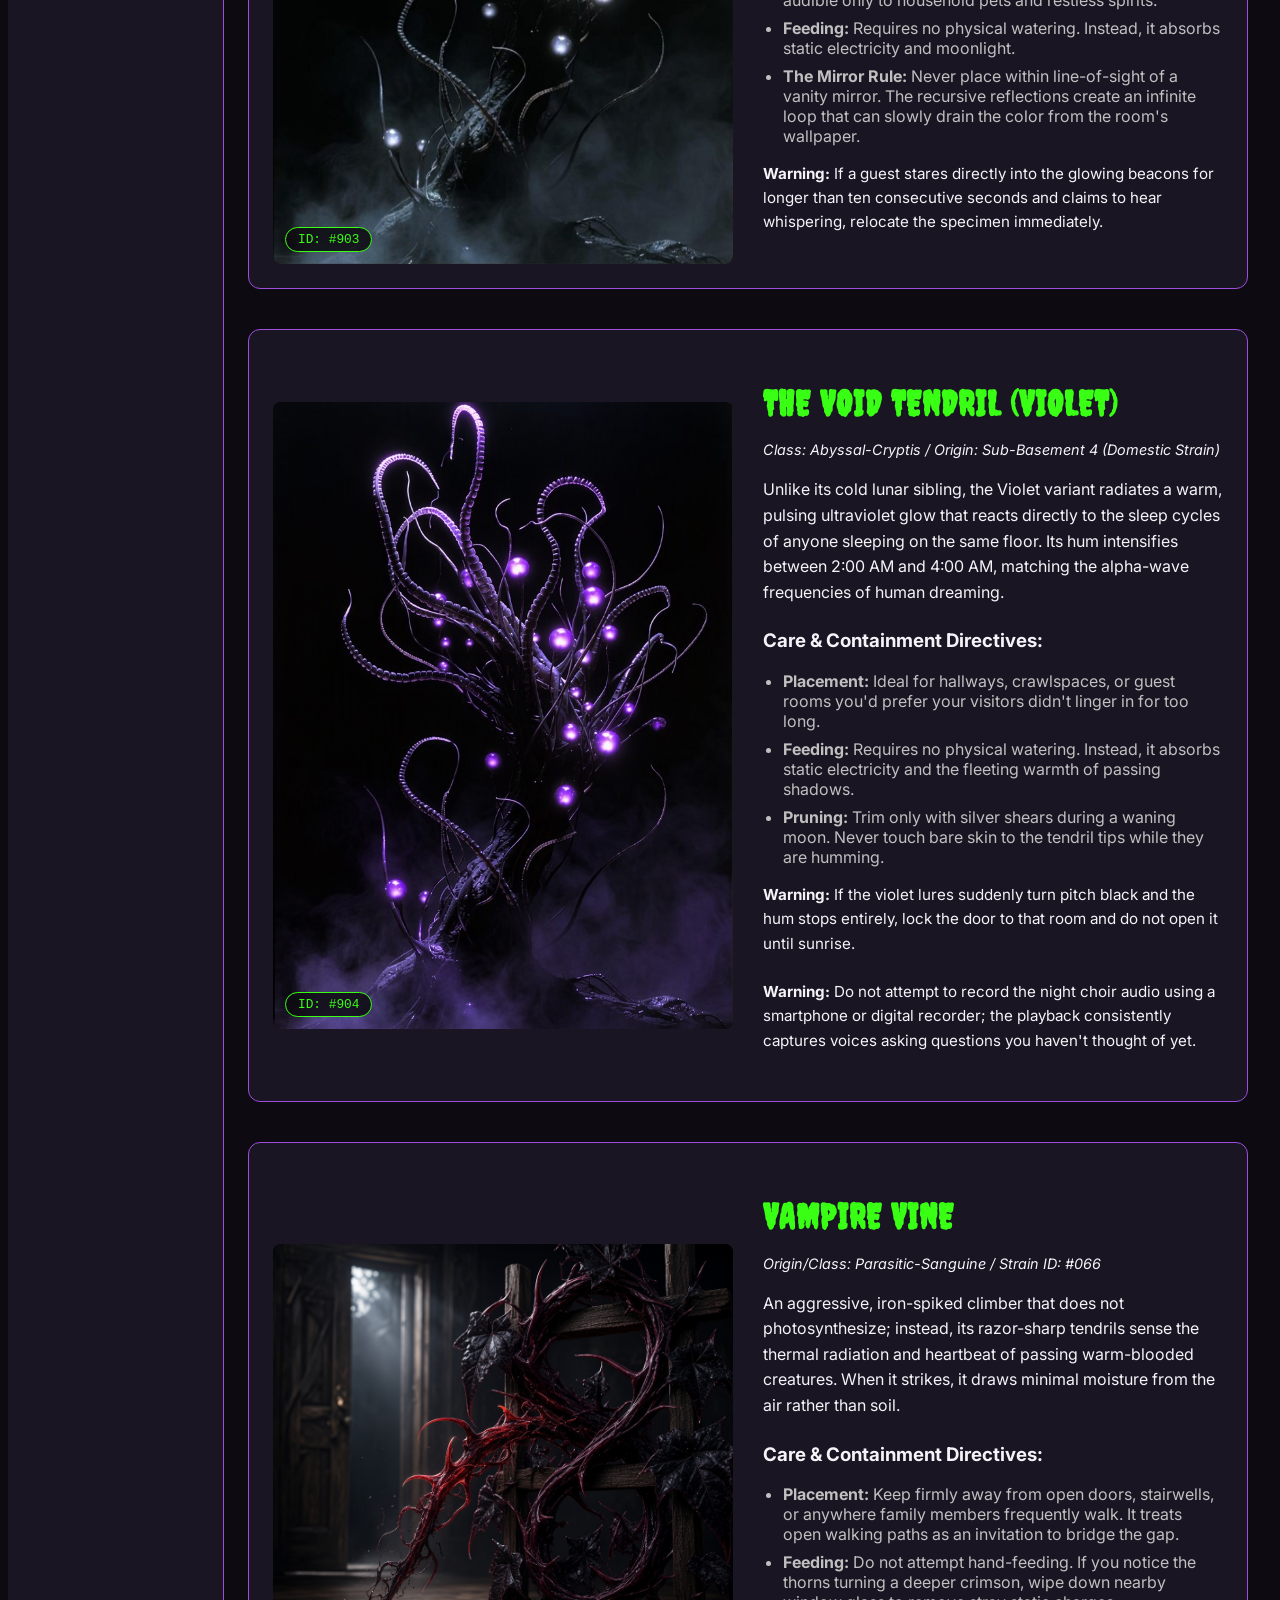
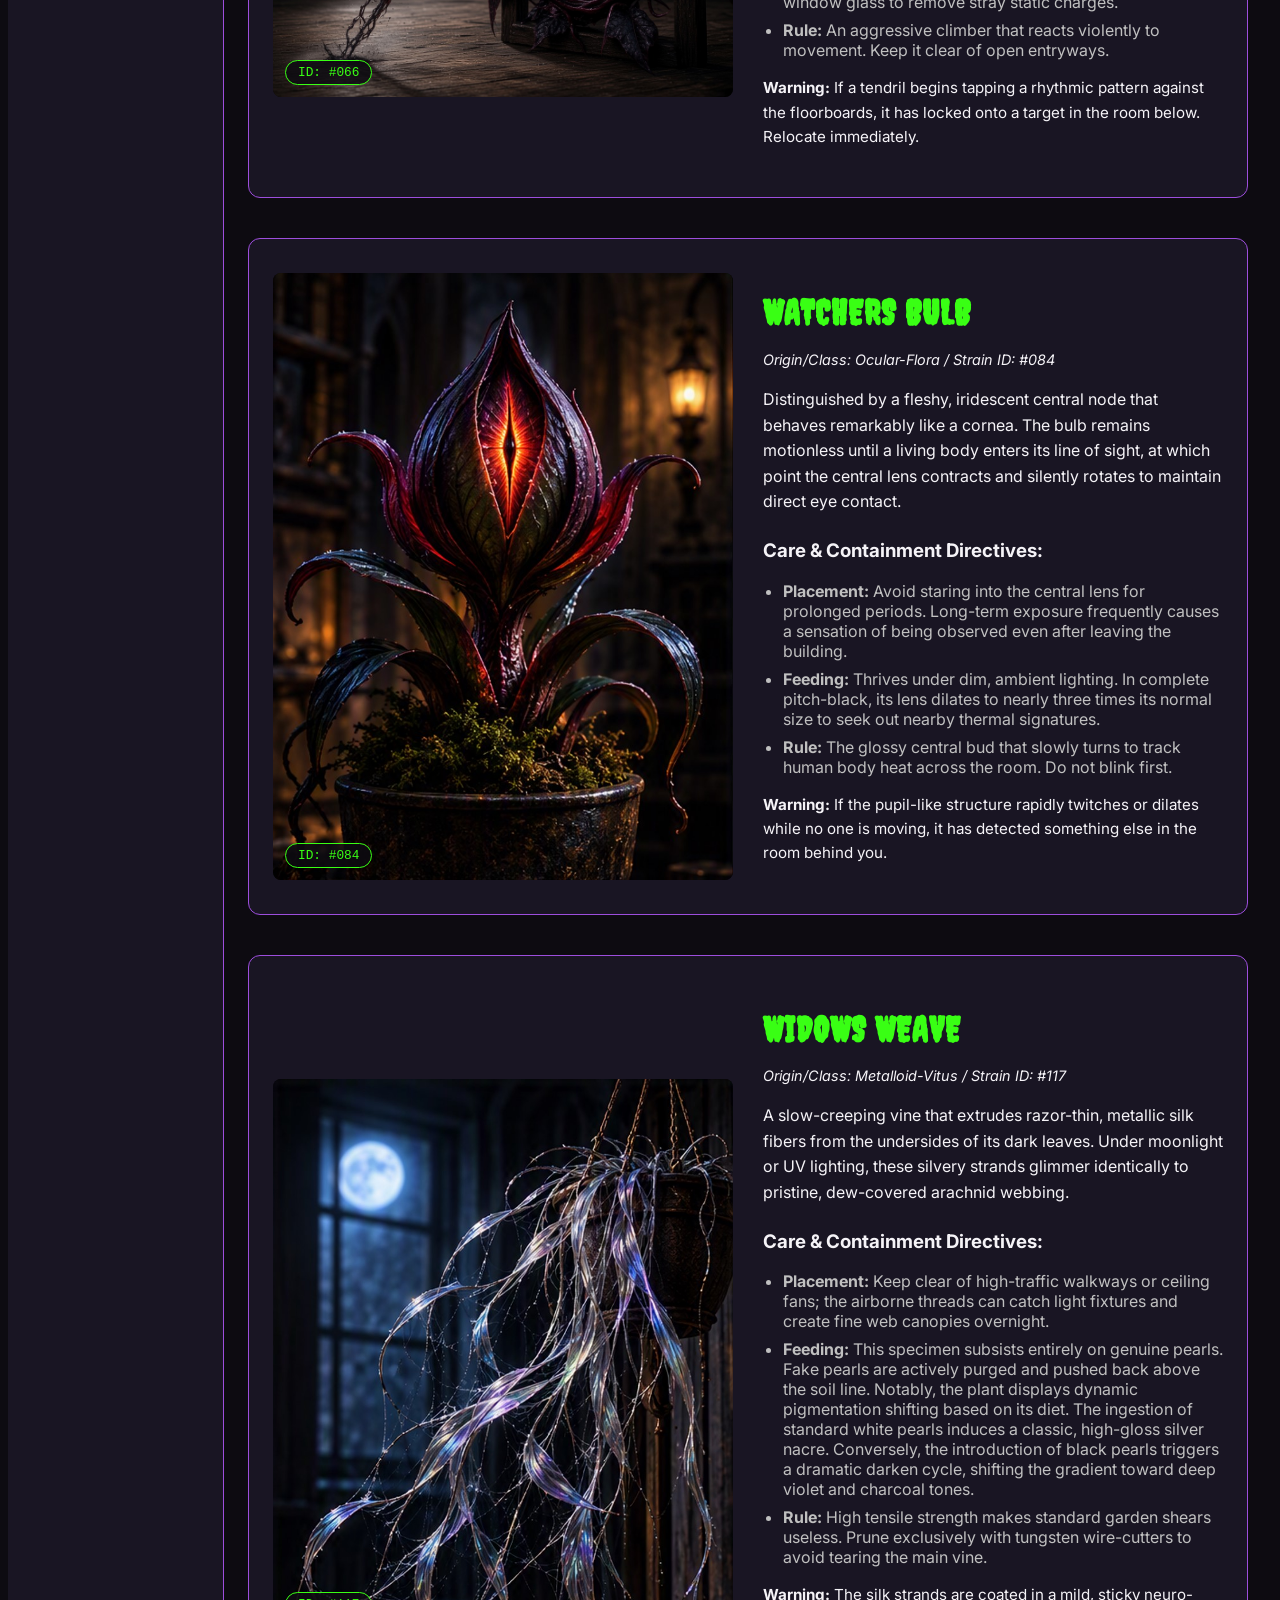
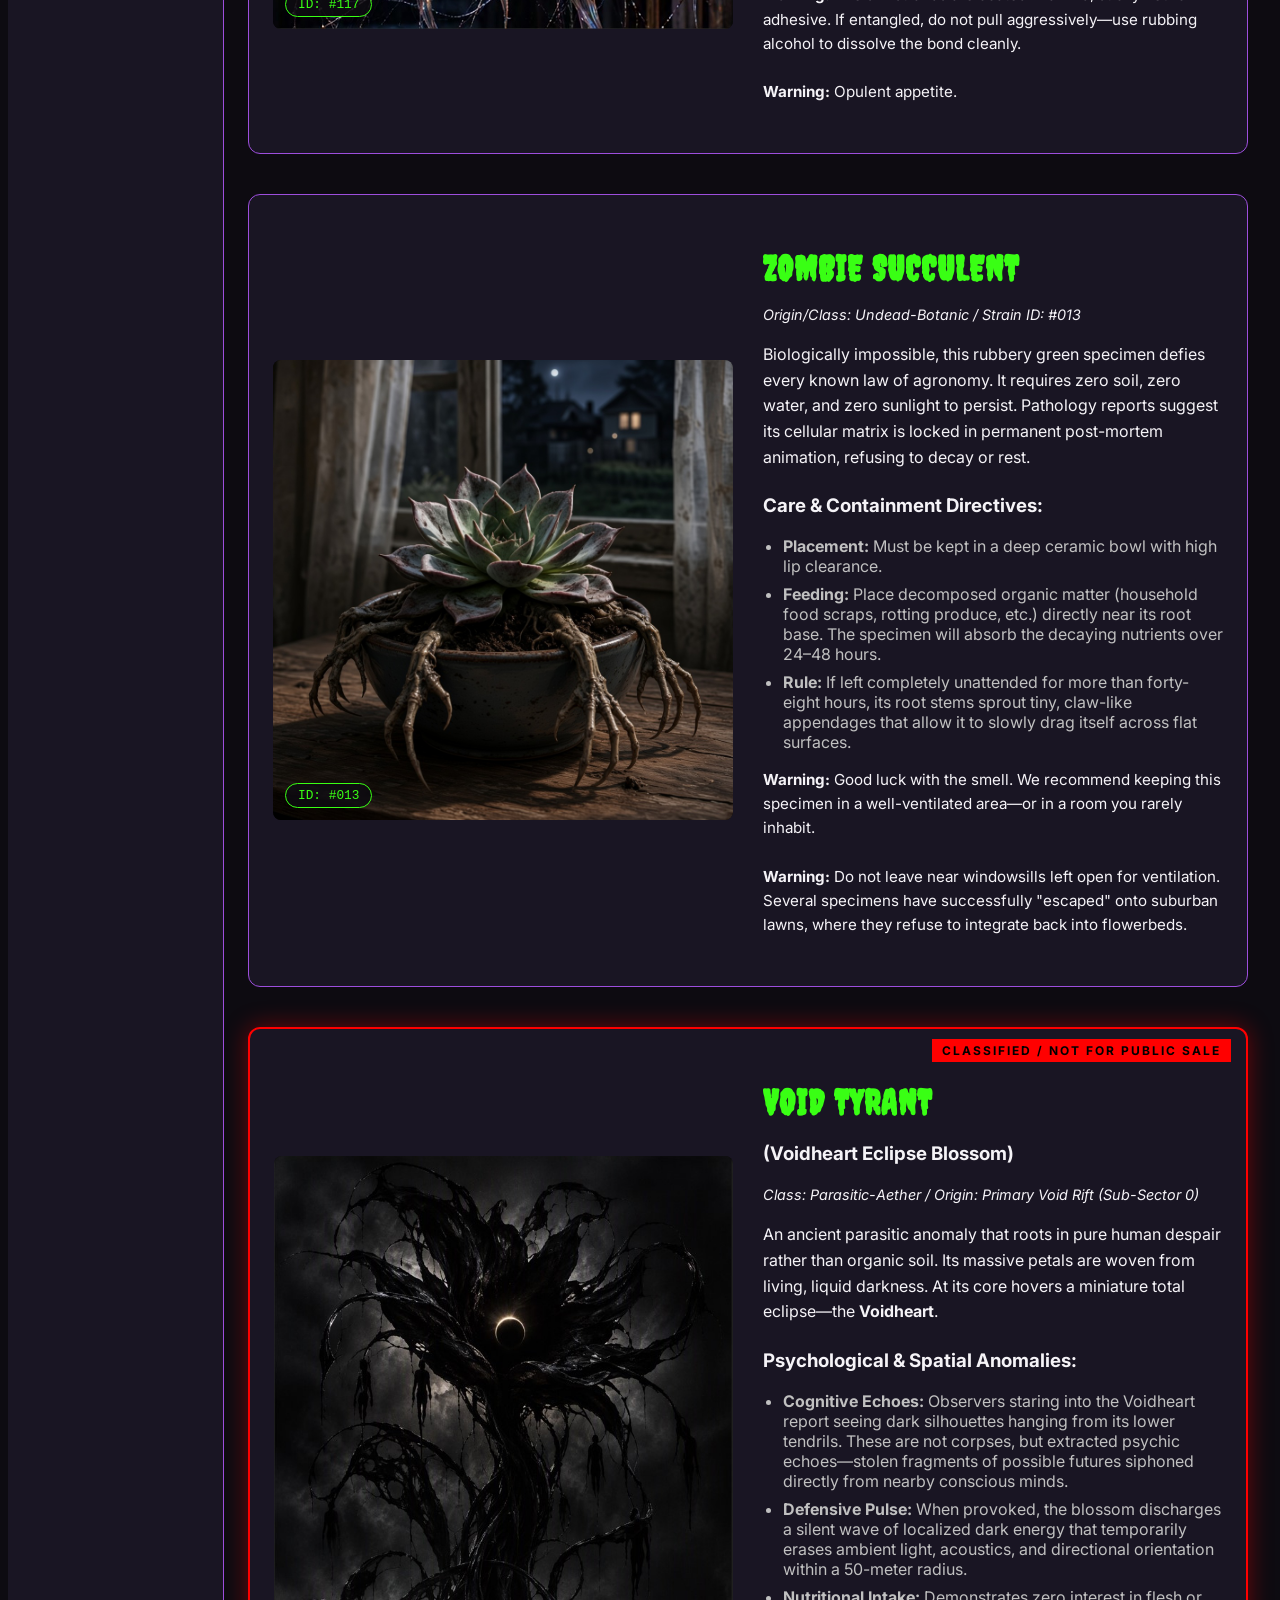
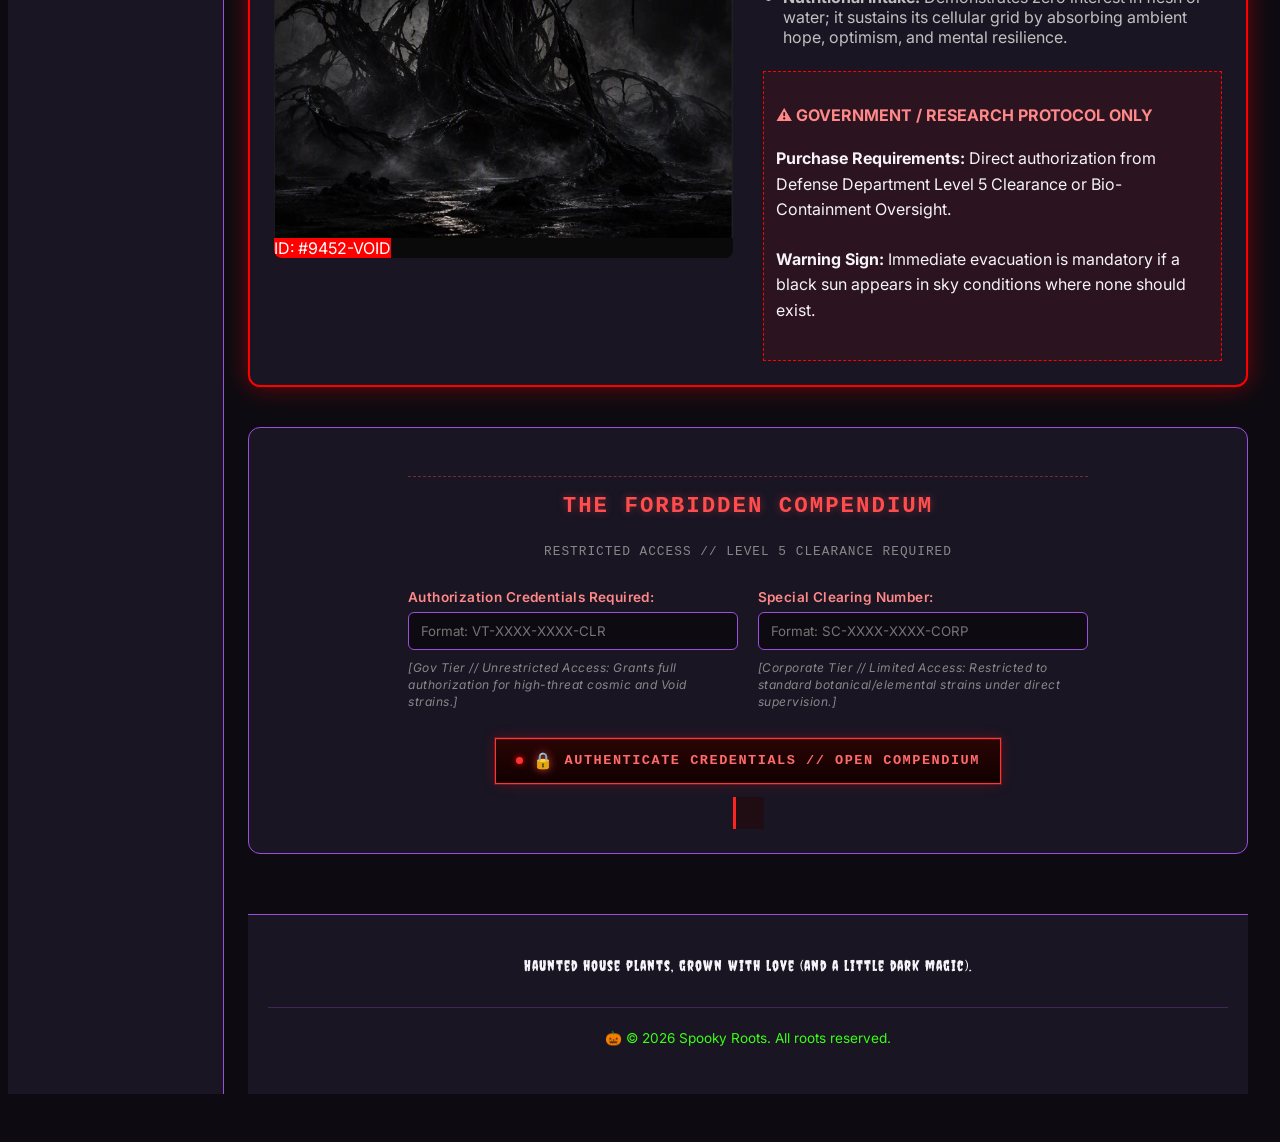
<file: monsters.html>
<!doctype html>
<html lang="en">
  <head>
    <meta charset="UTF-8" />
    <meta name="viewport" content="width=device-width, initial-scale=1.0" />
    <title>Nursery - Spooky Roots</title>
    <link rel="stylesheet" href="style.css" />
    <link rel="stylesheet" href="monster.css" />
    <link rel="preconnect" href="https://fonts.googleapis.com" />
    <link rel="preconnect" href="https://fonts.gstatic.com" crossorigin />
    <link
      href="https://fonts.googleapis.com/css2?family=Creepster&family=Inter:wght@400;700&display=swap"
      rel="stylesheet"
    />
  </head>
  <body>
    <div class="page-layout">
      <!-- SIDEBAR -->
      <aside class="sidebar">
        <div class="sidebar-logo">🧛‍♂️ Spooky Roots</div>
        <nav class="sidebar-nav">
          <a href="index.html">Home</a>
          <a href="care.html">Codex</a>
          <a href="waiver.html">Claim Your Cutting</a>
          <a href="monsters.html" class="active">Nursery</a>
        </nav>
        <br />
        <div class="social">
          <a
            href="https://www.instagram.com/"
            aria-label="Instagram"
            target="_blank"
            >📸</a
          >
          <a href="https://x.com/" aria-label="Twitter" target="_blank">𝕏</a>
          <a href="#" id="openEmailModal">
            <span class="social-icon">✉️</span>
          </a>
        </div>
        <!--SEARCH-->

        <select id="monsterSortSelect" class="sig-input">
          <option value="name-asc">Name A–Z</option>
          <option value="name-desc">Name Z–A</option>
        </select>

        <!--MONSTER-->
        <div class="monster-sprite"></div>

        <div class="nursery-hours">
          <h4>📜 Nursery Hours</h4>
          <p>
            Open from when the first twilight hits until the first rooster
            crows.
          </p>
          <p>Always open under a full moon 🌕 or eclipse.</p>
          <p class="closed-note">Closed when the spirits demand it.</p>
        </div>
      </aside>

      <main class="main-content">
        <header class="main-header">
          <div class="ghost-parade" id="ghostParade"></div>
        </header>

        <section class="hero">
          <h1>The Specimen Registry</h1>
          <p>A closer look at our genetic botanical anomalies.</p>
        </section>

        <!-- The Gallery Grid Container -->
        <div id="plant-066" class="monster-detail-card">
          <div class="image-container">
            <img src="vampire-vine2.jpg" alt="Vampire vine" />
            <div class="specimen-tag">ID: #066</div>
          </div>
          <div class="monster-info">
            <h2>VAMPIRE VINE</h2>
            <p class="scientific-name">
              <em>Origin/Class: Parasitic-Sanguine / Strain ID: #066</em>
            </p>

            <p>
              An aggressive, iron-spiked climber that does not photosynthesize;
              instead, its razor-sharp tendrils sense the thermal radiation and
              heartbeat of passing warm-blooded creatures. When it strikes, it
              draws minimal moisture from the air rather than soil.
            </p>

            <h3>Care & Containment Directives:</h3>
            <ul>
              <li>
                <strong>Placement:</strong> Keep firmly away from open doors,
                stairwells, or anywhere family members frequently walk. It
                treats open walking paths as an invitation to bridge the gap.
              </li>
              <li>
                <strong>Feeding:</strong> Do not attempt hand-feeding. If you
                notice the thorns turning a deeper crimson, wipe down nearby
                window glass to remove stray static charges.
              </li>
              <li>
                <strong>Rule:</strong> An aggressive climber that reacts
                violently to movement. Keep it clear of open entryways.
              </li>
            </ul>

            <p class="warning-text">
              <strong>Warning:</strong> If a tendril begins tapping a rhythmic
              pattern against the floorboards, it has locked onto a target in
              the room below. Relocate immediately.
            </p>
          </div>
        </div>

        <!-- Monster Box 2 -->
        <div id="plant-103" class="monster-detail-card">
          <div class="image-container">
            <img src="banshee-bonsai2.jpg" alt="Banshee-Bonsai" />
            <div class="specimen-tag">ID: #103</div>
          </div>
          <div class="monster-info">
            <h2>BANSHEE BONSAI</h2>
            <p class="scientific-name">
              <em>Origin/Class: Acoustic-Arboreal / Strain ID: #103</em>
            </p>

            <p>
              A gnarled, ash-trunked specimen whose micro-leaf structures act as
              biological tuning forks. When its moisture levels drop below
              critical thresholds, it doesn't wilt—it begins emitting a
              high-frequency acoustic wail that bypasses standard earplugs and
              vibrates directly in the listener's dental work.
            </p>

            <h3>Care & Containment Directives:</h3>
            <ul>
              <li>
                <strong>Placement:</strong> A thick glass cloche is a must,
                emits an ultrasonic frequency even when under-watered.
              </li>
              <li>
                <strong>Feeding:</strong> Water strictly every third night using
                stagnant tap water. Never miss a schedule.
              </li>
              <li>
                <strong>Rule:</strong> Always wear industrial sound-suppression
                gear during maintenance.
              </li>
            </ul>

            <p class="warning-text">
              <strong>Warning:</strong> The wail is known to shatter untreated
              glass within a five-foot radius and can temporarily disorient
              household pets. If it starts crying in a minor key, your water
              source has gone stale.
            </p>
          </div>
        </div>

        <!-- Monster Box 3 -->
        <div id="plant-013" class="monster-detail-card">
          <div class="image-container">
            <img src="zombie-succulent2.jpg" alt="Zombie Succulent" />
            <div class="specimen-tag">ID: #013</div>
          </div>
          <div class="monster-info">
            <h2>ZOMBIE SUCCULENT</h2>
            <p class="scientific-name">
              <em>Origin/Class: Undead-Botanic / Strain ID: #013</em>
            </p>

            <p>
              Biologically impossible, this rubbery green specimen defies every
              known law of agronomy. It requires zero soil, zero water, and zero
              sunlight to persist. Pathology reports suggest its cellular matrix
              is locked in permanent post-mortem animation, refusing to decay or
              rest.
            </p>

            <h3>Care & Containment Directives:</h3>
            <ul>
              <li>
                <strong>Placement:</strong> Must be kept in a deep ceramic bowl
                with high lip clearance.
              </li>
              <li>
                <strong>Feeding:</strong> Place decomposed organic matter
                (household food scraps, rotting produce, etc.) directly near its
                root base. The specimen will absorb the decaying nutrients over
                24–48 hours.
              </li>
              <li>
                <strong>Rule:</strong> If left completely unattended for more
                than forty-eight hours, its root stems sprout tiny, claw-like
                appendages that allow it to slowly drag itself across flat
                surfaces.
              </li>
            </ul>
            <p class="warning-text">
              <strong>Warning:</strong> Good luck with the smell. We recommend
              keeping this specimen in a well-ventilated area—or in a room you
              rarely inhabit.
            </p>

            <p class="warning-text">
              <strong>Warning:</strong> Do not leave near windowsills left open
              for ventilation. Several specimens have successfully "escaped"
              onto suburban lawns, where they refuse to integrate back into
              flowerbeds.
            </p>
          </div>
        </div>

        <!-- Monster Box 4 -->
        <div id="plant-069" class="monster-detail-card">
          <div class="image-container">
            <img src="phantom-fern.jpg" alt="Phantom Fern" />
            <div class="specimen-tag">ID: #069</div>
          </div>
          <div class="monster-info">
            <h2>PHANTOM FERN</h2>
            <p class="scientific-name">
              <em>Origin/Class: Quantum-Cryptis / Strain ID: #069</em>
            </p>

            <p>
              A delicate, feather-fronded mystery that thrives exclusively in
              total, pitch-black darkness, where it emits a soft, ghostly
              bioluminescence. However, its root structure exists partially out
              of phase with our current dimension, resulting in frequent
              localized spatial displacement.
            </p>

            <h3>Care & Containment Directives:</h3>
            <ul>
              <li>
                <strong>Placement:</strong> Keep in windowless closets,
                basements, or dark display cases. Exposure to direct sunlight
                causes the fronds to turn transparent and smell faintly of
                ozone.
              </li>
              <li>
                <strong>Feeding:</strong> Self feeding, after it returns with a
                light coating of dust.
              </li>
              <li>
                <strong>Rule:</strong> Do not panic if the pot appears empty
                during routine checks.
              </li>
            </ul>

            <p class="warning-text">
              <strong>Warning:</strong> Due to quantum shifting, this specimen
              will routinely vanish from its container for 5 to 10 minutes at a
              time, only to reappear with a light coating of dust from an
              unknown room. Never touch the empty pot while it is phased out.
            </p>
          </div>
        </div>

        <!-- Monster Box 5 -->
        <div id="plant-084" class="monster-detail-card">
          <div class="image-container">
            <img src="watchers-bulb.jpg" alt="Watcher Bulb" />
            <div class="specimen-tag">ID: #084</div>
          </div>
          <div class="monster-info">
            <h2>WATCHERS BULB</h2>
            <p class="scientific-name">
              <em>Origin/Class: Ocular-Flora / Strain ID: #084</em>
            </p>

            <p>
              Distinguished by a fleshy, iridescent central node that behaves
              remarkably like a cornea. The bulb remains motionless until a
              living body enters its line of sight, at which point the central
              lens contracts and silently rotates to maintain direct eye
              contact.
            </p>

            <h3>Care & Containment Directives:</h3>
            <ul>
              <li>
                <strong>Placement:</strong> Avoid staring into the central lens
                for prolonged periods. Long-term exposure frequently causes a
                sensation of being observed even after leaving the building.
              </li>
              <li>
                <strong>Feeding:</strong> Thrives under dim, ambient lighting.
                In complete pitch-black, its lens dilates to nearly three times
                its normal size to seek out nearby thermal signatures.
              </li>
              <li>
                <strong>Rule:</strong> The glossy central bud that slowly turns
                to track human body heat across the room. Do not blink first.
              </li>
            </ul>

            <p class="warning-text">
              <strong>Warning:</strong> If the pupil-like structure rapidly
              twitches or dilates while no one is moving, it has detected
              something else in the room behind you.
            </p>
          </div>
        </div>

        <!-- Monster Box 6 -->
        <div id="plant-404" class="monster-detail-card">
          <div class="image-container">
            <img src="frostbite-ivy.jpg" alt="Frostbite Ivy" />
            <div class="specimen-tag">ID: #404</div>
          </div>
          <div class="monster-info">
            <h2>FROSTBITE IVY</h2>
            <p class="scientific-name">
              <em>Origin/Class: Cryo-Botanical / Strain ID: #404</em>
            </p>

            <p>
              A pale, crystalline creeper that actively draws thermal energy out
              of its surroundings. The sharp, translucent frost dusting its
              leaves never thaws—even when exposed to direct heat sources, which
              only cause the plant to drop its local ambient temperature
              further.
            </p>

            <h3>Care & Containment Directives:</h3>
            <ul>
              <li>
                <strong>Placement:</strong> Drops the immediate surrounding air
                temperature by approximately 5 to 10 degrees. Do not place near
                delicate electronics or liquid containers prone to freezing.
              </li>
              <li>
                <strong>Feeding:</strong> Thrives by sprinkling snow on it.
              </li>
              <li>
                <strong>Rule:</strong> Always wear insulated leather gloves when
                handling its stems. Skin contact for longer than three seconds
                risks mild cold burns and temporary numbness.
              </li>
            </ul>

            <p class="warning-text">
              <strong>Warning:</strong> If the frost layer suddenly thickens
              into dense white ice spikes, it is rapidly absorbing excess heat
              from an unseen thermal surge nearby.
            </p>
          </div>
        </div>

        <!-- Monster Box 7 -->
        <div id="plant-112" class="monster-detail-card">
          <div class="image-container">
            <img src="echoing-orchid.jpg" alt="Echoing-orchid" />
            <div class="specimen-tag">ID: #112</div>
          </div>
          <div class="monster-info">
            <h2>ECHOING ORCHID</h2>
            <p class="scientific-name">
              <em>Origin/Class: Acoustic-Resonant / Strain ID: #112</em>
            </p>

            <p>
              Boasts velvety, pitch-black petals lined with microscopic
              hair-like cilia that act as continuous audio recording membranes.
              It stores ambient acoustics within its fluid-filled stem before
              vibrating its petals to playback sounds with eerie, mechanical
              clarity.
            </p>

            <h3>Care & Containment Directives:</h3>
            <ul>
              <li>
                <strong>Placement:</strong> Position in a high-traffic room with
                consistent ambient noise to prevent sensory dormancy. Plays back
                room audio on a delayed loop—typically 3 hours after the
                original noise occurred.
              </li>
              <li>
                <strong>Feeding:</strong> Consumes any surrounding sound, though
                its metabolic preference varies. Inspect petal size to gauge
                acoustic sensitivity: specimens with larger petals require
                minimal ambient noise to sustain themselves, while specimens
                with smaller petals require significantly amplified volumes to
                avoid starvation.
              </li>
              <li><strong>Rule:</strong> Do not place it near a graveyard.</li>
            </ul>

            <p class="warning-text">
              <strong>Warning:</strong> If the orchid replays a voice speaking
              sentences that no occupant in the home remembers saying, do not
              answer it.
            </p>
          </div>
        </div>

        <!-- Monster Box 8 -->
        <div id="plant-117" class="monster-detail-card">
          <div class="image-container">
            <img src="widows-weave.jpg" alt="Widows Weave" />
            <div class="specimen-tag">ID: #117</div>
          </div>
          <div class="monster-info">
            <h2>WIDOWS WEAVE</h2>
            <p class="scientific-name">
              <em>Origin/Class: Metalloid-Vitus / Strain ID: #117</em>
            </p>

            <p>
              A slow-creeping vine that extrudes razor-thin, metallic silk
              fibers from the undersides of its dark leaves. Under moonlight or
              UV lighting, these silvery strands glimmer identically to
              pristine, dew-covered arachnid webbing.
            </p>

            <h3>Care & Containment Directives:</h3>
            <ul>
              <li>
                <strong>Placement:</strong> Keep clear of high-traffic walkways
                or ceiling fans; the airborne threads can catch light fixtures
                and create fine web canopies overnight.
              </li>
              <li>
                <strong>Feeding:</strong> This specimen subsists entirely on
                genuine pearls. Fake pearls are actively purged and pushed back
                above the soil line. Notably, the plant displays dynamic
                pigmentation shifting based on its diet. The ingestion of
                standard white pearls induces a classic, high-gloss silver
                nacre. Conversely, the introduction of black pearls triggers a
                dramatic darken cycle, shifting the gradient toward deep violet
                and charcoal tones.
              </li>
              <li>
                <strong>Rule:</strong> High tensile strength makes standard
                garden shears useless. Prune exclusively with tungsten
                wire-cutters to avoid tearing the main vine.
              </li>
            </ul>

            <p class="warning-text">
              <strong>Warning:</strong> The silk strands are coated in a mild,
              sticky neuro-adhesive. If entangled, do not pull aggressively—use
              rubbing alcohol to dissolve the bond cleanly.
            </p>
            <p class="warning-text">
              <strong>Warning:</strong> Opulent appetite.
            </p>
          </div>
        </div>

        <!-- Monster Box 9 -->
        <div id="plant-001" class="monster-detail-card">
          <div class="image-container">
            <img
              src="screaming-mandrake-root.jpg"
              alt="Screaming Mandrake Root"
            />
            <div class="specimen-tag">ID: #001</div>
          </div>
          <div class="monster-info">
            <h2>SCREAMING MANDRAKE ROOT</h2>
            <p class="scientific-name">
              <em>Origin/Class: Subterranean-Hominid / Strain ID: #001</em>
            </p>

            <p>
              A primitive, fleshy tuber system whose dense root network grows
              into a grotesque, humanoid silhouette complete with distinct
              facial features. It maintains a constant, high-pressure vocal sac
              underground; as long as dark soil exerts outward pressure on the
              root, the vocal mechanism remains compressed and silent.
            </p>

            <h3>Care & Containment Directives:</h3>
            <ul>
              <li>
                <strong>Placement:</strong> Soil must be tightly packed using
                moist peat moss and lead-lined soil weights. Check soil density
                weekly for loose pockets.
              </li>
              <li>
                <strong>Feeding:</strong> Spoiled milk that was placed under a
                full-moon light. And when you can, a fresh goat's milk out in a
                silver chalice during a full lunar eclipse.
              </li>
              <li>
                <strong>Rule:</strong> Ear protection (minimum NRR 33 rating) is
                mandatory during repotting procedures.
              </li>
            </ul>

            <p class="warning-text">
              <strong>Warning:</strong> Do not attempt to recreate methods seen
              or heard of in fictional media; they are entirely ineffective and
              may cause an early termination of the specimen...
            </p>

            <p class="warning-text">
              <strong>Warning:</strong> If extracted from its pot without
              acoustic dampening, the resulting 130-decibel shriek can shatter
              glass within a twelve-foot radius and induce immediate nausea in
              human handlers.
            </p>
            <p class="warning-text">
              <strong>Attention:</strong> Due to mainstream popularity, it has
              been sold out. Please email us to join the waitlist for the next
              batch.
            </p>
          </div>
        </div>

        <!-- Monster Box 10 -->
        <div id="plant-777" class="monster-detail-card">
          <div class="image-container">
            <img src="corpse-root-claws.jpg" alt="Corpse-Root Claws" />
            <div class="specimen-tag">ID: #777</div>
          </div>
          <div class="monster-info">
            <h2>CORPSE ROOT CLAWS</h2>
            <p class="scientific-name">
              <em>Origin/Class: Mutated-Mycelial / Strain ID: #777</em>
            </p>

            <p>
              A bio-engineered hybrid that weaponizes the wood-decaying
              properties of Xylaria polymorpha ("Dead Man's Fingers"). The hard,
              blackened stromata rupture through the surface mulch like a
              decayed, skeletal hand. Equipped with a rudimentary tactile sensor
              grid, the fruiting bodies actively flex and snap toward
              surrounding objects.
            </p>

            <h3>Care & Containment Directives:</h3>
            <ul>
              <li>
                <strong>Placement:</strong> Thrives on rotting hardwood chips
                and damp peat moss. Keep away from wooden furniture, baseboards,
                or low-hanging curtains.
              </li>
              <li>
                <strong>Feeding:</strong> Water, but it's sensitive to
                mineral-rich groundwater, especially if it's heavy with quartz
                and/or calcite. It will cause petrification.
              </li>
              <li>
                <strong>Rule:</strong> Maintains a strict six-inch reaction
                zone. It will snatch and grip fabric, electrical cords, or stray
                pet collars that drag across its container.
              </li>
            </ul>

            <p class="warning-text">
              <strong>Warning:</strong> While not venomous, its grip is
              surprisingly strong and requires a mild saline solution applied
              directly to the root wrist to force the "fingers" to release their
              hold.
            </p>

            <p class="warning-text">
              <strong>Warning:</strong> Unauthorized utilization for indoor pest
              management is strictly prohibited. Instances of physical
              mishandling have frequently resulted in specimen escape into
              interior wall voids, creating severe extraction difficulties.
            </p>
          </div>
        </div>

        <!-- Monster Box 11 -->
        <div id="plant-202" class="monster-detail-card">
          <div class="image-container">
            <img src="chime-choke-orchid2.png" alt="Chime-Choke Orchid" />
            <div class="specimen-tag">ID: #202</div>
          </div>
          <div class="monster-info">
            <h2>CHIME CHOKE ORCHID</h2>
            <p class="scientific-name">
              <em>Origin/Class: Resonance-Spore / Strain ID: #202</em>
            </p>

            <p>
              Features a rigid, calcified spine lined with hollow, bell-shaped
              seed pods. In absolute silence (0 dB), the pods vibrate subtly,
              striking one another to emit a hypnotic, metallic chord. However,
              sharp ambient sounds overload its central nervous stalk,
              triggering a rapid defensive spore release.
            </p>

            <h3>Care & Containment Directives:</h3>
            <ul>
              <li>
                <strong>Placement:</strong> Best placed in quiet libraries,
                study rooms, or display cabinets far from speakers, doorbells,
                or home entertainment units.
              </li>
              <li>
                <strong>Feeding:</strong> Water, but only if it's been near a
                speaker that was playing classical music first.
              </li>
              <li>
                <strong>Rule:</strong> Keep a damp cloth nearby during routine
                maintenance. If a sudden loud noise occurs, cover the flower
                heads immediately to contain airborne drift.
              </li>
            </ul>

            <p class="warning-text">
              <strong>Warning:</strong> Inhaling the orchid's fine violet
              defense spores causes mild temporal disorientation and causes all
              surrounding speech to sound like ringing church bells for up to
              two hours.
            </p>
          </div>
        </div>

        <!-- Monster Box 12 -->
        <div id="plant-903" class="monster-detail-card">
          <div class="image-container">
            <img src="void-theme-white.jpg" alt="Void Tendril (Lunar)" />
            <div class="specimen-tag">ID: #903</div>
          </div>
          <div class="monster-info">
            <h2>THE VOID TENDRIL (LUNAR)</h2>
            <p class="scientific-name">
              <em
                >Class: Abyssal-Cryptis / Origin: Sea of Tranquility
                (Imported)</em
              >
            </p>

            <p>
              Recovered from a sealed vacuum canister following an unrecorded
              orbital anomaly, the Lunar Void Tendril does not grow in soil—it
              anchors itself in cold, dark corners and feeds on ambient body
              heat.
            </p>

            <h3>Care & Containment Directives:</h3>
            <ul>
              <li>
                <strong>Lighting:</strong> Absolute darkness preferred.
                Artificial light causes the glowing orbs to dilate and hum at
                frequencies audible only to household pets and restless spirits.
              </li>
              <li>
                <strong>Feeding:</strong> Requires no physical watering.
                Instead, it absorbs static electricity and moonlight.
              </li>
              <li>
                <strong>The Mirror Rule:</strong> Never place within
                line-of-sight of a vanity mirror. The recursive reflections
                create an infinite loop that can slowly drain the color from the
                room's wallpaper.
              </li>
            </ul>

            <p class="warning-text">
              <strong>Warning:</strong> If a guest stares directly into the
              glowing beacons for longer than ten consecutive seconds and claims
              to hear whispering, relocate the specimen immediately.
            </p>
          </div>
        </div>

        <!-- Monster Box 13 -->
        <div id="plant-904" class="monster-detail-card">
          <div class="image-container">
            <img src="void-theme-purple.jpg" alt="Void Tendril (Violet)" />
            <div class="specimen-tag">ID: #904</div>
          </div>
          <div class="monster-info">
            <h2>THE VOID TENDRIL (VIOLET)</h2>
            <p class="scientific-name">
              <em
                >Class: Abyssal-Cryptis / Origin: Sub-Basement 4 (Domestic
                Strain)</em
              >
            </p>

            <p>
              Unlike its cold lunar sibling, the Violet variant radiates a warm,
              pulsing ultraviolet glow that reacts directly to the sleep cycles
              of anyone sleeping on the same floor. Its hum intensifies between
              2:00 AM and 4:00 AM, matching the alpha-wave frequencies of human
              dreaming.
            </p>

            <h3>Care & Containment Directives:</h3>
            <ul>
              <li>
                <strong>Placement:</strong> Ideal for hallways, crawlspaces, or
                guest rooms you'd prefer your visitors didn't linger in for too
                long.
              </li>
              <li>
                <strong>Feeding:</strong> Requires no physical watering.
                Instead, it absorbs static electricity and the fleeting warmth
                of passing shadows.
              </li>
              <li>
                <strong>Pruning:</strong> Trim only with silver shears during a
                waning moon. Never touch bare skin to the tendril tips while
                they are humming.
              </li>
            </ul>

            <p class="warning-text">
              <strong>Warning:</strong> If the violet lures suddenly turn pitch
              black and the hum stops entirely, lock the door to that room and
              do not open it until sunrise.
            </p>
            <p class="warning-text">
              <strong>Warning:</strong> Do not attempt to record the night choir
              audio using a smartphone or digital recorder; the playback
              consistently captures voices asking questions you haven't thought
              of yet.
            </p>
          </div>
        </div>

        <!-- Monster Box 14 -->
        <div id="plant-834" class="monster-detail-card">
          <div class="image-container">
            <img src="Celestial Lantern Plant.png" alt="Celestial Lantern" />
            <div class="specimen-tag">ID: #834</div>
          </div>
          <div class="monster-info">
            <h2>CELESTIAL (NULLBELL) LANTERN</h2>
            <p class="scientific-name">
              <em>Origin/Class: Cosmic-Anomalous / Strain ID: #834</em>
            </p>

            <p>
              A delicate, otherworldly specimen featuring a thin charcoal-black
              stem resembling polished obsidian glass. Its hanging, bell-shaped
              pods appear to capture actual fragments of the night sky, complete
              with drifting star clusters that move independently of real-world
              astronomy. Its roots do not anchor deep into dirt, instead
              hovering just above the substrate like suspended pools of dark
              ink.
            </p>

            <h3>Care & Containment Directives:</h3>
            <ul>
              <li>
                <strong>Placement:</strong> Handle with extreme care. When
                jostled or disturbed, the lantern pods extinguish their violet
                light one by one, generating localized pockets of absolute
                darkness around the plant.
              </li>
              <li>
                <strong>Feeding:</strong> Insects and loose objects entering the
                shadow experience micro-teleportation, vanishing before
                reappearing elsewhere in the room. Each transit visibly ages
                organic matter; insects emerge with significantly shortened
                lifespans.
              </li>
              <li>
                <strong>Rule:</strong> This plant casts a dense, physical shadow
                even in pitch-black darkness. During a lunar eclipse, that
                shadow swells. If an eclipse begins, lock the room immediately.
                Do not enter until it is over.
              </li>
            </ul>

            <p class="warning-text">
              <strong>Warning:</strong> Never reach your bare hand into a shadow
              cast by the Nullbell Lantern while a pod is extinguished.
              Localized coordinate displacement is unpredictable, and fingers
              temporarily out of sync with reality can take up to an hour to
              rematerialize.
            </p>
          </div>
        </div>

        <!-- Monster Box 15 -->
        <div id="plant-888" class="monster-detail-card">
          <div class="image-container">
            <img
              src="Celestial Whisperthorn Seedling.png"
              alt="Celestial Whisperthorn Seedling"
            />
            <div class="specimen-tag">ID: #888</div>
          </div>
          <div class="monster-info">
            <h2>CELESTIAL WHISPERTHORN SEEDLING</h2>
            <p class="scientific-name">
              <em>Origin/Class: Cosmic-Memetic / Strain ID: #888</em>
            </p>

            <p>
              A compact rosette of six to eight claw-like leaves featuring a
              light-absorbing, matte-black surface laced with glowing silver
              vein networks that mirror shattered constellations. Rather than
              drifting off, a swarm of tiny purple void spores holds a stable
              gravitational orbit around the plant's crown. At night,
              microscopic spore movements through its vascular tissues generate
              soft acoustic vibrations that resemble whispers in lost
              languages—or, after prolonged listening, the familiar voices of
              loved ones.
            </p>

            <h3>Care & Containment Directives:</h3>
            <ul>
              <li>
                <strong>Placement:</strong> The tiny purple spores orbiting its
                leaves are held in place by localized micro-gravity. Do not use
                electric desk fans nearby, as disrupting the orbit causes the
                spores to disperse into the room.
              </li>
              <li>
                <strong>Feeding:</strong> Feeds on ambient emotions. Each
                seedling has its own preferred emotion and will actively
                manipulate the minds of those in its vicinity to harvest it. For
                example, a specimen favoring sorrow may induce sudden,
                unexplainable weeping. Never place an infant near a seedling, as
                they lack the emotional maturity to survive the plant's psychic
                demands.
              </li>
              <li>
                <strong>Rule:</strong> Do not attempt to decipher the whisper
                patterns. If the plant begins addressing you by name using a
                voice you recognize, step back and cover the pot with an opaque
                cloth for twenty minutes.
              </li>
            </ul>

            <p class="warning-text">
              <strong>Warning:</strong> When startled or brushed against
              roughly, the seedling releases a concentrated puff of lavender
              memory spores. Inhaling these spores causes instant, short-term
              amnesia—leaving intruders standing in the middle of the room
              entirely unsure of why they walked in there.
            </p>
          </div>
        </div>

        <!-- restricted section -->
        <div id="plant-9452" class="monster-detail-card restricted-specimen">
          <div class="restricted-stamp">CLASSIFIED / NOT FOR PUBLIC SALE</div>

          <div class="image-container">
            <img
              src="void-tyrant.jpg"
              alt="Void Tyrant (Voidheart Eclipse Blossom)"
            />
            <span class="id-badge danger-badge">ID: #9452-VOID</span>
          </div>

          <div class="monster-info">
            <h2>VOID TYRANT</h2>
            <h3 class="sub-title">(Voidheart Eclipse Blossom)</h3>
            <p class="scientific-name">
              <em
                >Class: Parasitic-Aether / Origin: Primary Void Rift (Sub-Sector
                0)</em
              >
            </p>

            <p>
              An ancient parasitic anomaly that roots in pure human despair
              rather than organic soil. Its massive petals are woven from
              living, liquid darkness. At its core hovers a miniature total
              eclipse—the <strong>Voidheart</strong>.
            </p>

            <h3>Psychological & Spatial Anomalies:</h3>
            <ul>
              <li>
                <strong>Cognitive Echoes:</strong> Observers staring into the
                Voidheart report seeing dark silhouettes hanging from its lower
                tendrils. These are not corpses, but extracted psychic
                echoes—stolen fragments of possible futures siphoned directly
                from nearby conscious minds.
              </li>
              <li>
                <strong>Defensive Pulse:</strong> When provoked, the blossom
                discharges a silent wave of localized dark energy that
                temporarily erases ambient light, acoustics, and directional
                orientation within a 50-meter radius.
              </li>
              <li>
                <strong>Nutritional Intake:</strong> Demonstrates zero interest
                in flesh or water; it sustains its cellular grid by absorbing
                ambient hope, optimism, and mental resilience.
              </li>
            </ul>

            <div class="containment-warning">
              <h4>⚠️ GOVERNMENT / RESEARCH PROTOCOL ONLY</h4>
              <p>
                <strong>Purchase Requirements:</strong> Direct authorization
                from Defense Department Level 5 Clearance or Bio-Containment
                Oversight.
              </p>
              <p>
                <strong>Warning Sign:</strong> Immediate evacuation is mandatory
                if a black sun appears in sky conditions where none should
                exist.
              </p>
            </div>
          </div>
        </div>

        <div class="monster-detail-card">
          <div class="auth-panel">
            <h2 class="auth-title">The Forbidden Compendium</h2>
            <p class="auth-subtitle">
              Restricted Access // Level 5 Clearance Required
            </p>

            <div class="auth-inputs-row">
              <div class="form-group">
                <label for="clearance-key"
                  >Authorization Credentials Required:</label
                >
                <input
                  type="text"
                  id="clearance-key"
                  placeholder="Format: VT-XXXX-XXXX-CLR"
                  class="sig-input"
                  autocomplete="off"
                  required
                />
                <small class="field-hint">
                  <em
                    >[Gov Tier // Unrestricted Access: Grants full authorization
                    for high-threat cosmic and Void strains.]</em
                  >
                </small>
              </div>

              <div class="form-group">
                <label for="clearance-number">Special Clearing Number:</label>
                <input
                  type="text"
                  id="clearance-number"
                  placeholder="Format: SC-XXXX-XXXX-CORP"
                  class="sig-input"
                  required
                />
                <small class="field-hint">
                  <em
                    >[Corporate Tier // Limited Access: Restricted to standard
                    botanical/elemental strains under direct supervision.]</em
                  >
                </small>
              </div>
            </div>

            <!-- Bottom section containing button and terminal output -->
            <div class="auth-action-area">
              <button type="button" id="authCompendiumBtn" class="auth-btn">
                <span class="lock-icon">🔒</span> Authenticate Credentials //
                Open Compendium
              </button>
              <div id="authTerminalOutput" class="auth-output"></div>
            </div>
          </div>
        </div>

        <!--footer-->
        <footer class="site-footer">
          <div class="footer-content">
            <div class="footer-brand">
              <p>
                Haunted house plants, grown with love (and a little dark magic).
              </p>
            </div>
          </div>
          <p class="footer-bottom">
            🎃 © 2026 Spooky Roots. All roots reserved.
          </p>
        </footer>
      </main>
    </div>

    <!-- Retro Windows Email Modal Popup -->
    <div id="emailModalOverlay" class="win95-overlay" hidden>
      <div
        id="emailModal"
        class="win95-modal"
        role="dialog"
        aria-labelledby="emailModalTitle"
        aria-modal="true"
      >
        <div class="win95-header">
          <span id="emailModalTitle" class="win95-title"
            >✉️ New Message - Spooky Roots Mail</span
          >
          <button
            type="button"
            id="closeEmailModal"
            class="win95-close-btn"
            aria-label="Close"
          >
            X
          </button>
        </div>
        <form id="emailForm" class="win95-body">
          <label>To: support@spookyroots.com</label>
          <label class="visually-hidden" for="senderEmail">Your email</label>
          <input
            id="senderEmail"
            type="email"
            placeholder="Your Email Address..."
            required
          />
          <label class="visually-hidden" for="emailMessage">Message</label>
          <textarea
            id="emailMessage"
            rows="5"
            placeholder="Write your message here..."
            required
          ></textarea>
          <p id="emailStatus" class="win95-status" hidden></p>
          <button type="submit" class="win95-send-btn">Send Mail</button>
        </form>
      </div>
    </div>
    <script src="script.js"></script>
    <button type="button" id="backToTopBtn" title="Return to Top Phase">
      ▲ TOP
    </button>
  </body>
</html>
</file>
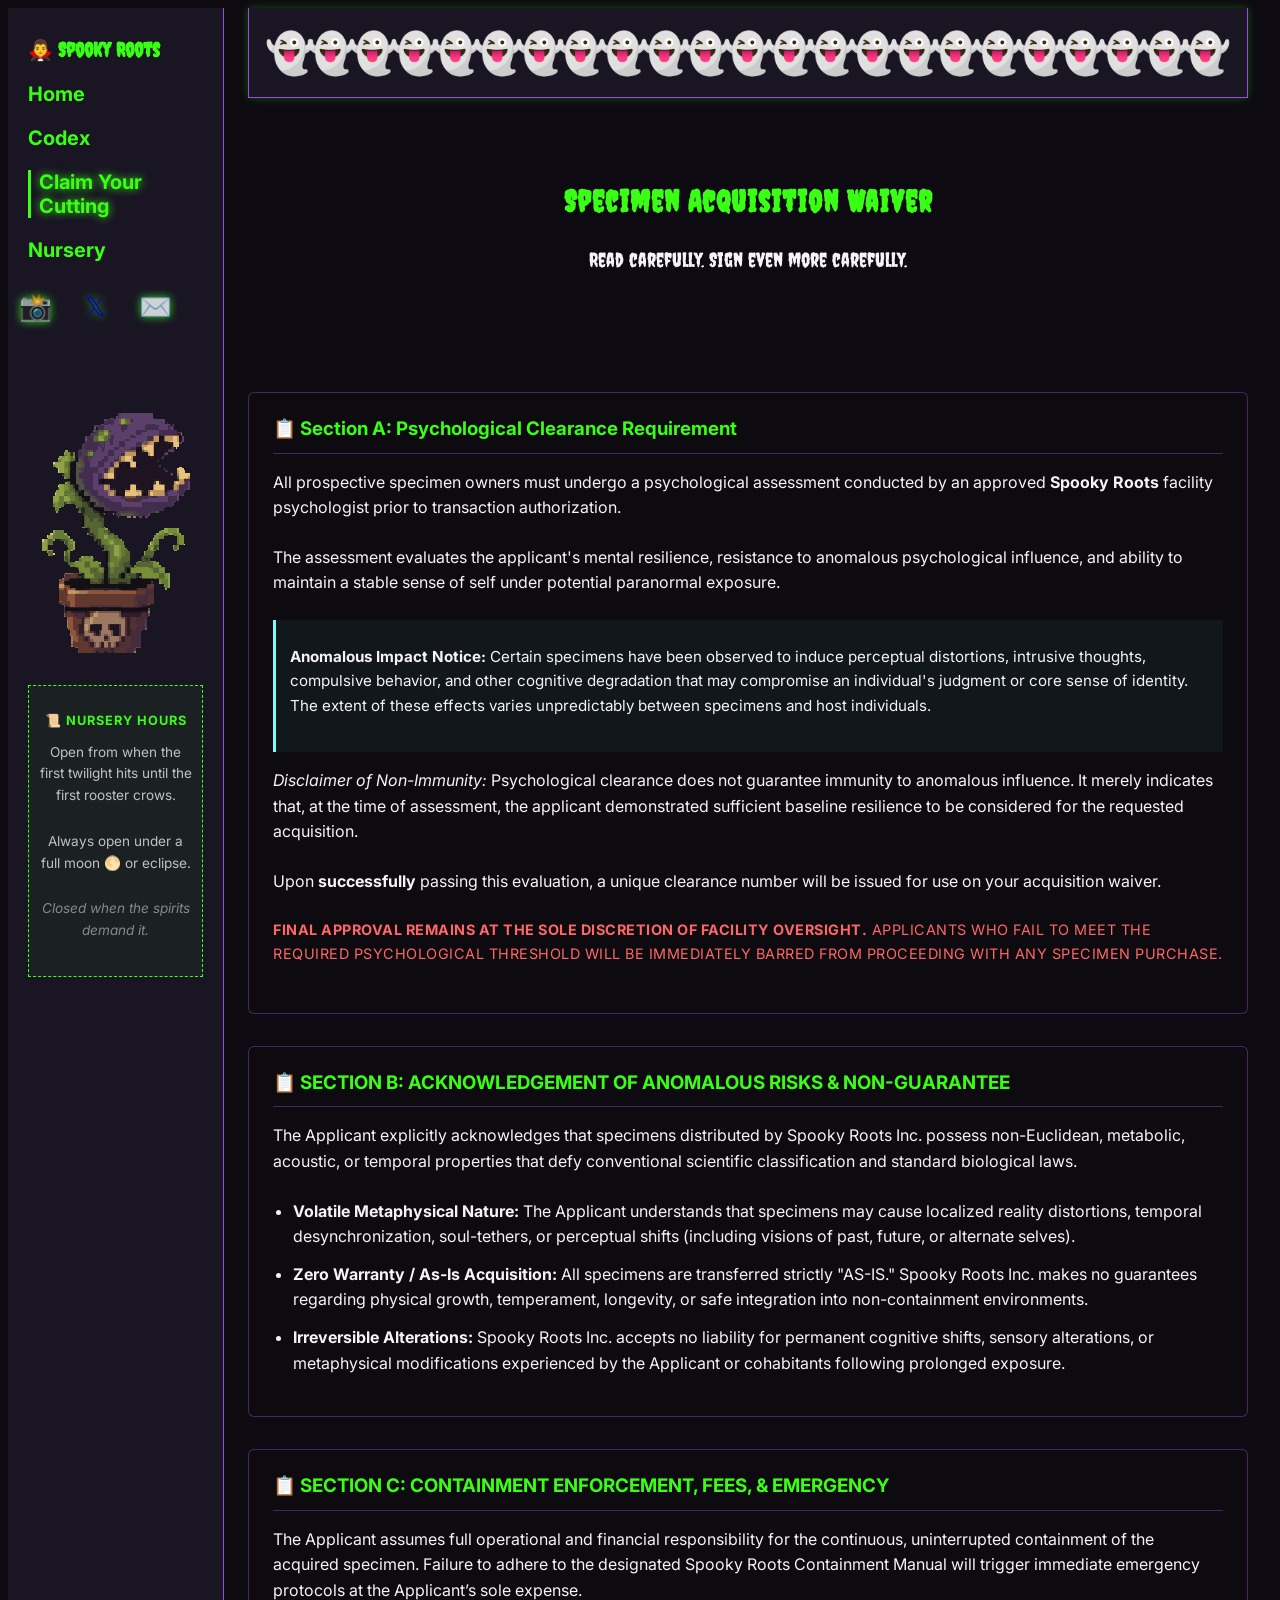
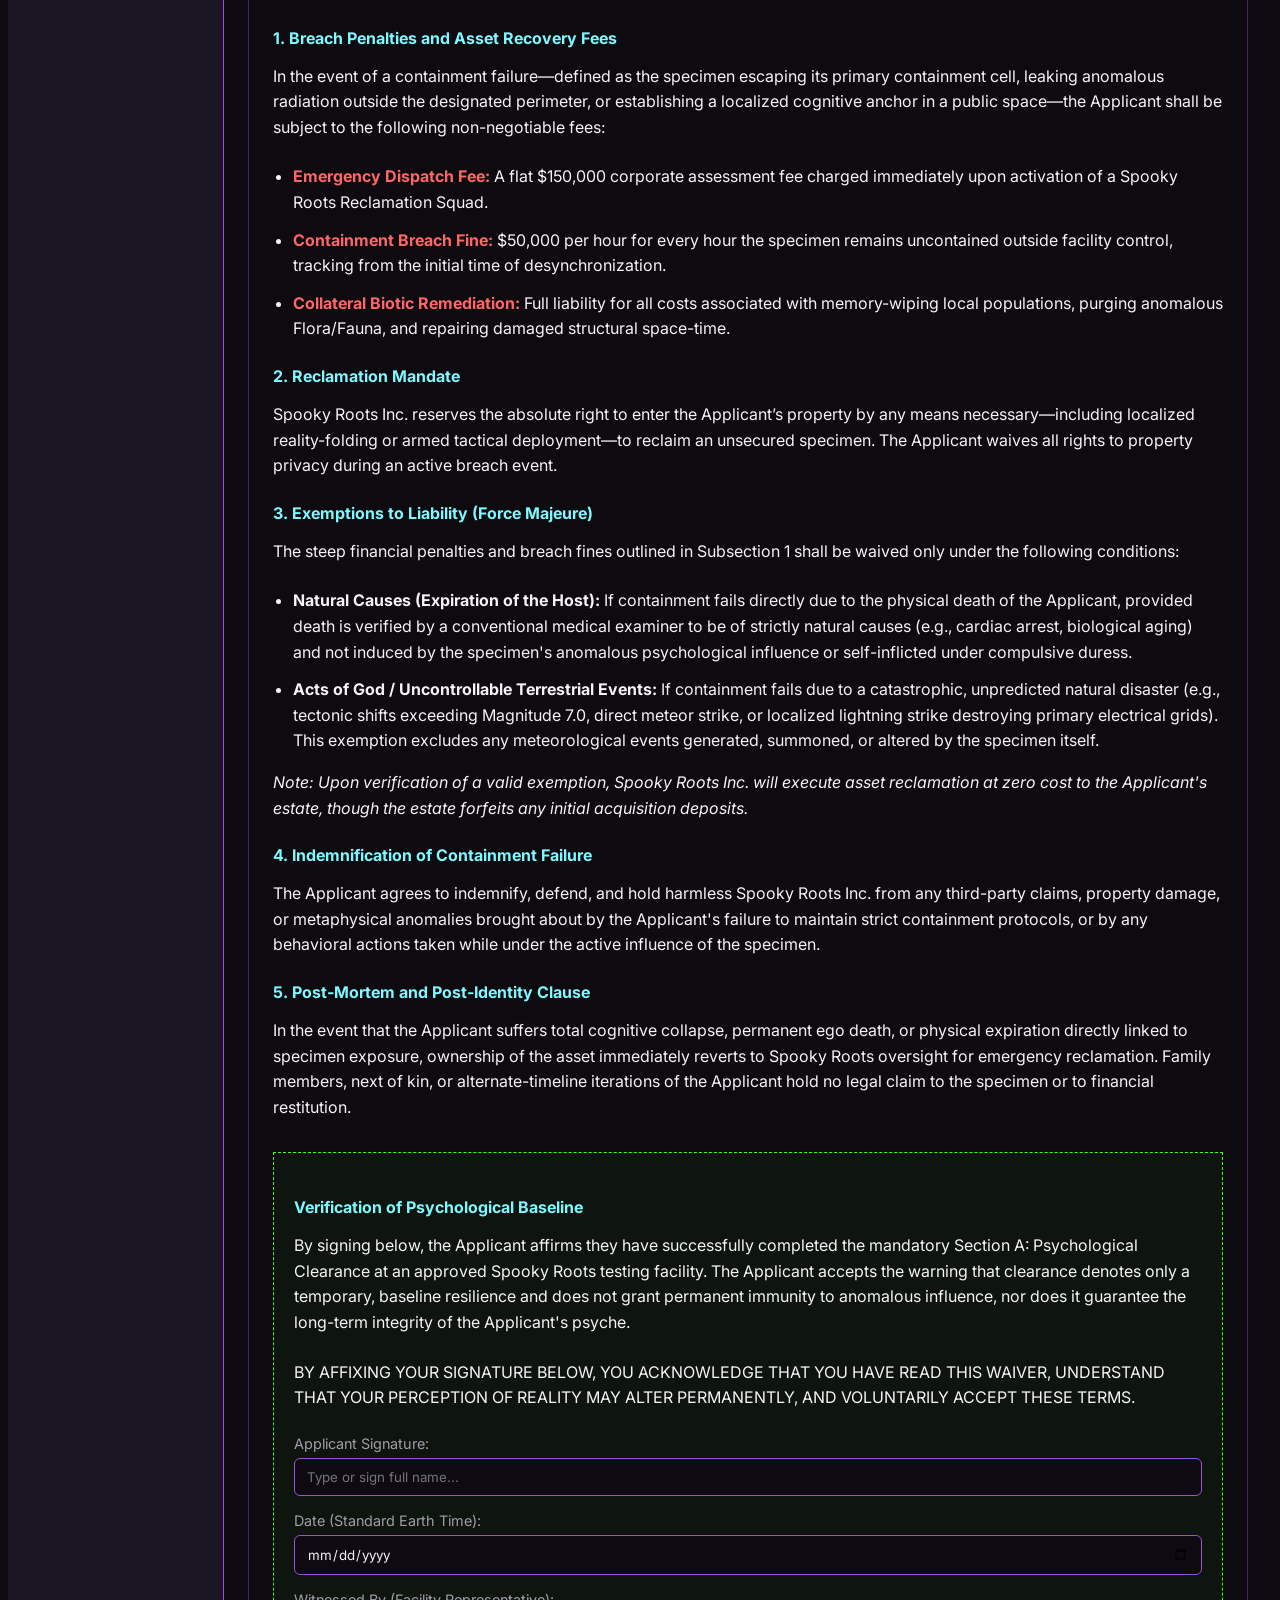
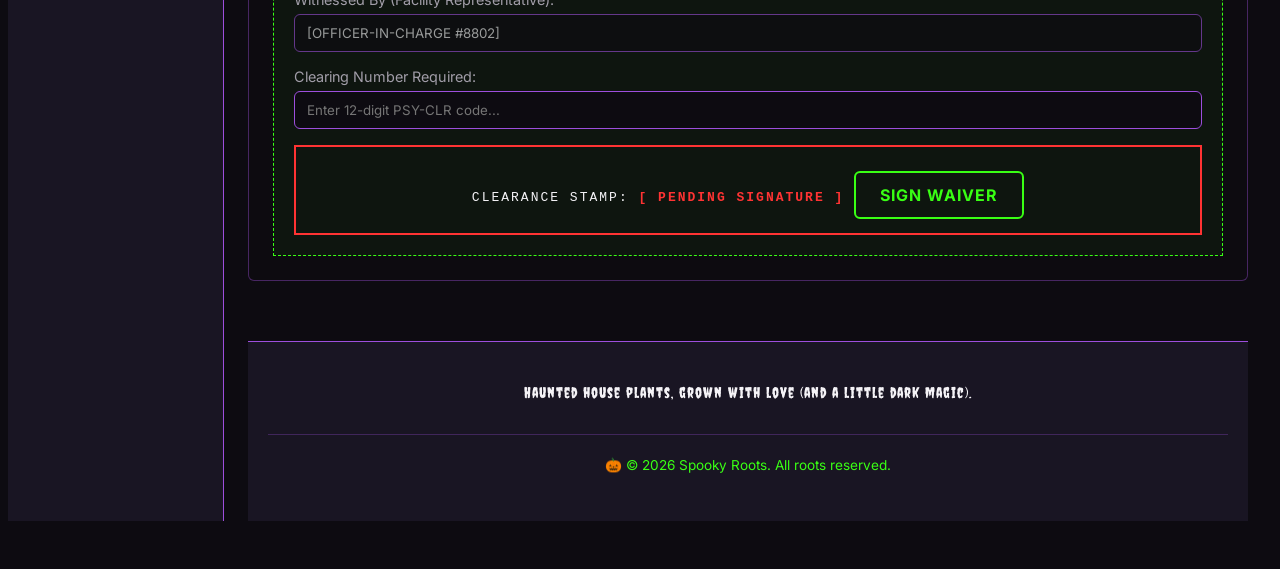
<file: waiver.html>
<!doctype html>
<html lang="en">
  <head>
    <meta charset="UTF-8" />
    <meta name="viewport" content="width=device-width, initial-scale=1.0" />
    <title>Claim Your Cutting</title>
    <link rel="stylesheet" href="style.css" />
    <link rel="preconnect" href="https://fonts.googleapis.com" />
    <link rel="preconnect" href="https://fonts.gstatic.com" crossorigin />
    <link
      href="https://fonts.googleapis.com/css2?family=Creepster&family=Inter:wght@400;700&display=swap"
      rel="stylesheet"
    />
  </head>
  <body>
    <div class="page-layout">
      <!-- SIDEBAR -->
      <aside class="sidebar">
        <div class="sidebar-logo">🧛‍♂️ Spooky Roots</div>
        <nav class="sidebar-nav">
          <a href="index.html">Home</a>
          <a href="care.html">Codex</a>
          <a href="waiver.html" class="active">Claim Your Cutting</a>
          <a href="monsters.html">Nursery</a>
        </nav>
        <br />
        <div class="social">
          <a
            href="https://www.instagram.com/"
            aria-label="Instagram"
            target="_blank"
            >📸</a
          >
          <a href="https://x.com/" aria-label="Twitter" target="_blank">𝕏</a>
          <a href="#" id="openEmailModal">
            <span class="social-icon">✉️</span>
          </a>
        </div>

        <div class="monster-sprite"></div>

        <div class="nursery-hours">
          <h4>📜 Nursery Hours</h4>
          <p>
            Open from when the first twilight hits until the first rooster
            crows.
          </p>
          <p>Always open under a full moon 🌕 or eclipse.</p>
          <p class="closed-note">Closed when the spirits demand it.</p>
        </div>
      </aside>
      <main class="main-content">
        <header class="main-header">
          <div class="ghost-parade" id="ghostParade"></div>
        </header>
        <section class="hero">
          <h1>Specimen Acquisition Waiver</h1>
          <p>Read carefully. Sign even more carefully.</p>
        </section>

        <!-- Section A -->

        <div class="facility-section waiver-clause">
          <h3>📋 Section A: Psychological Clearance Requirement</h3>

          <p>
            All prospective specimen owners must undergo a psychological
            assessment conducted by an approved
            <strong>Spooky Roots</strong> facility psychologist prior to
            transaction authorization.
          </p>

          <p>
            The assessment evaluates the applicant's mental resilience,
            resistance to anomalous psychological influence, and ability to
            maintain a stable sense of self under potential paranormal exposure.
          </p>

          <div class="clause-callout">
            <p>
              <strong>Anomalous Impact Notice:</strong> Certain specimens have
              been observed to induce perceptual distortions, intrusive
              thoughts, compulsive behavior, and other cognitive degradation
              that may compromise an individual's judgment or core sense of
              identity. The extent of these effects varies unpredictably between
              specimens and host individuals.
            </p>
          </div>

          <p>
            <em>Disclaimer of Non-Immunity:</em> Psychological clearance does
            not guarantee immunity to anomalous influence. It merely indicates
            that, at the time of assessment, the applicant demonstrated
            sufficient baseline resilience to be considered for the requested
            acquisition.
          </p>

          <p>
            Upon <strong>successfully</strong> passing this evaluation, a unique
            clearance number will be issued for use on your acquisition waiver.
          </p>

          <p class="final-discretion">
            <strong
              >Final approval remains at the sole discretion of facility
              oversight.</strong
            >
            Applicants who fail to meet the required psychological threshold
            will be immediately barred from proceeding with any specimen
            purchase.
          </p>
        </div>

        <!-- Section B -->

        <div class="facility-section waiver-clause">
          <h3>
            📋 SECTION B: ACKNOWLEDGEMENT OF ANOMALOUS RISKS & NON-GUARANTEE
          </h3>

          <p>
            The Applicant explicitly acknowledges that specimens distributed by
            Spooky Roots Inc. possess non-Euclidean, metabolic, acoustic, or
            temporal properties that defy conventional scientific classification
            and standard biological laws.
          </p>

          <ul>
            <li>
              <strong>Volatile Metaphysical Nature:</strong> The Applicant
              understands that specimens may cause localized reality
              distortions, temporal desynchronization, soul-tethers, or
              perceptual shifts (including visions of past, future, or alternate
              selves).
            </li>
            <li>
              <strong>Zero Warranty / As-Is Acquisition:</strong> All specimens
              are transferred strictly "AS-IS." Spooky Roots Inc. makes no
              guarantees regarding physical growth, temperament, longevity, or
              safe integration into non-containment environments.
            </li>
            <li>
              <strong>Irreversible Alterations:</strong> Spooky Roots Inc.
              accepts no liability for permanent cognitive shifts, sensory
              alterations, or metaphysical modifications experienced by the
              Applicant or cohabitants following prolonged exposure.
            </li>
          </ul>
        </div>

        <!-- Section C -->
        <div class="facility-section waiver-clause">
          <h3>📋 SECTION C: CONTAINMENT ENFORCEMENT, FEES, &amp; EMERGENCY</h3>

          <p>
            The Applicant assumes full operational and financial responsibility
            for the continuous, uninterrupted containment of the acquired
            specimen. Failure to adhere to the designated Spooky Roots
            Containment Manual will trigger immediate emergency protocols at the
            Applicant’s sole expense.
          </p>

          <h4>1. Breach Penalties and Asset Recovery Fees</h4>
          <p>
            In the event of a containment failure—defined as the specimen
            escaping its primary containment cell, leaking anomalous radiation
            outside the designated perimeter, or establishing a localized
            cognitive anchor in a public space—the Applicant shall be subject to
            the following non-negotiable fees:
          </p>
          <ul class="waiver-fee-list">
            <li>
              <strong>Emergency Dispatch Fee:</strong> A flat $150,000 corporate
              assessment fee charged immediately upon activation of a Spooky
              Roots Reclamation Squad.
            </li>
            <li>
              <strong>Containment Breach Fine:</strong> $50,000 per hour for
              every hour the specimen remains uncontained outside facility
              control, tracking from the initial time of desynchronization.
            </li>
            <li>
              <strong>Collateral Biotic Remediation:</strong> Full liability for
              all costs associated with memory-wiping local populations, purging
              anomalous Flora/Fauna, and repairing damaged structural
              space-time.
            </li>
          </ul>

          <h4>2. Reclamation Mandate</h4>
          <p>
            Spooky Roots Inc. reserves the absolute right to enter the
            Applicant’s property by any means necessary—including localized
            reality-folding or armed tactical deployment—to reclaim an unsecured
            specimen. The Applicant waives all rights to property privacy during
            an active breach event.
          </p>

          <h4>3. Exemptions to Liability (Force Majeure)</h4>
          <p>
            The steep financial penalties and breach fines outlined in
            Subsection 1 shall be waived only under the following conditions:
          </p>
          <ul>
            <li>
              <strong>Natural Causes (Expiration of the Host):</strong> If
              containment fails directly due to the physical death of the
              Applicant, provided death is verified by a conventional medical
              examiner to be of strictly natural causes (e.g., cardiac arrest,
              biological aging) and not induced by the specimen's anomalous
              psychological influence or self-inflicted under compulsive duress.
            </li>
            <li>
              <strong>Acts of God / Uncontrollable Terrestrial Events:</strong>
              If containment fails due to a catastrophic, unpredicted natural
              disaster (e.g., tectonic shifts exceeding Magnitude 7.0, direct
              meteor strike, or localized lightning strike destroying primary
              electrical grids). This exemption excludes any meteorological
              events generated, summoned, or altered by the specimen itself.
            </li>
          </ul>
          <p>
            <em
              >Note: Upon verification of a valid exemption, Spooky Roots Inc.
              will execute asset reclamation at zero cost to the Applicant's
              estate, though the estate forfeits any initial acquisition
              deposits.</em
            >
          </p>

          <h4>4. Indemnification of Containment Failure</h4>
          <p>
            The Applicant agrees to indemnify, defend, and hold harmless Spooky
            Roots Inc. from any third-party claims, property damage, or
            metaphysical anomalies brought about by the Applicant's failure to
            maintain strict containment protocols, or by any behavioral actions
            taken while under the active influence of the specimen.
          </p>

          <h4>5. Post-Mortem and Post-Identity Clause</h4>
          <p>
            In the event that the Applicant suffers total cognitive collapse,
            permanent ego death, or physical expiration directly linked to
            specimen exposure, ownership of the asset immediately reverts to
            Spooky Roots oversight for emergency reclamation. Family members,
            next of kin, or alternate-timeline iterations of the Applicant hold
            no legal claim to the specimen or to financial restitution.
          </p>

          <div class="verification-box">
            <h4>Verification of Psychological Baseline</h4>
            <p>
              By signing below, the Applicant affirms they have successfully
              completed the mandatory Section A: Psychological Clearance at an
              approved Spooky Roots testing facility. The Applicant accepts the
              warning that clearance denotes only a temporary, baseline
              resilience and does not grant permanent immunity to anomalous
              influence, nor does it guarantee the long-term integrity of the
              Applicant's psyche.
            </p>
            <p class="warning-text">
              BY AFFIXING YOUR SIGNATURE BELOW, YOU ACKNOWLEDGE THAT YOU HAVE
              READ THIS WAIVER, UNDERSTAND THAT YOUR PERCEPTION OF REALITY MAY
              ALTER PERMANENTLY, AND VOLUNTARILY ACCEPT THESE TERMS.
            </p>

            <!-- Interactive Signature Form Block -->
            <div class="signature-form">
              <div class="form-group">
                <label for="applicant-sig">Applicant Signature:</label>
                <input
                  type="text"
                  id="applicant-sig"
                  placeholder="Type or sign full name..."
                  class="sig-input"
                />
              </div>
              <div class="form-group">
                <label for="sig-date">Date (Standard Earth Time):</label>
                <input type="date" id="sig-date" class="sig-input" />
              </div>
              <div class="form-group">
                <label for="witness-sig"
                  >Witnessed By (Facility Representative):</label
                >
                <input
                  type="text"
                  id="witness-sig"
                  value="[OFFICER-IN-CHARGE #8802]"
                  readonly
                  class="sig-input readonly-input"
                />
              </div>

              <div class="form-group">
                <label for="clearance-number">Clearing Number Required:</label>
                <input
                  type="text"
                  id="clearance-number"
                  placeholder="Enter 12-digit PSY-CLR code..."
                  class="sig-input"
                  required
                />
              </div>

              <div class="stamp-box">
                CLEARANCE STAMP:
                <span class="stamp-approved">[ PENDING SIGNATURE ]</span>
                <button type="button" id="signBtn" class="cta-btn">
                  Sign Waiver
                </button>
              </div>
            </div>
          </div>
        </div>

        <!-- Footer-->
        <footer class="site-footer">
          <div class="footer-content">
            <div class="footer-brand">
              <p>
                Haunted house plants, grown with love (and a little dark magic).
              </p>
            </div>
          </div>
          <p class="footer-bottom">
            🎃 © 2026 Spooky Roots. All roots reserved.
          </p>
        </footer>
      </main>
    </div>

    <!-- Retro Windows Email Modal Popup -->
    <div id="emailModalOverlay" class="win95-overlay" hidden>
      <div
        id="emailModal"
        class="win95-modal"
        role="dialog"
        aria-labelledby="emailModalTitle"
        aria-modal="true"
      >
        <div class="win95-header">
          <span id="emailModalTitle" class="win95-title"
            >✉️ New Message - Spooky Roots Mail</span
          >
          <button
            type="button"
            id="closeEmailModal"
            class="win95-close-btn"
            aria-label="Close"
          >
            X
          </button>
        </div>
        <form id="emailForm" class="win95-body">
          <label>To: support@spookyroots.com</label>
          <label class="visually-hidden" for="senderEmail">Your email</label>
          <input
            id="senderEmail"
            type="email"
            placeholder="Your Email Address..."
            required
          />
          <label class="visually-hidden" for="emailMessage">Message</label>
          <textarea
            id="emailMessage"
            rows="5"
            placeholder="Write your message here..."
            required
          ></textarea>
          <p id="emailStatus" class="win95-status" hidden></p>
          <button type="submit" class="win95-send-btn">Send Mail</button>
        </form>
      </div>
    </div>
    <script src="script.js"></script>
    <button type="button" id="backToTopBtn" title="Return to Top Phase">
      ▲ TOP
    </button>
  </body>
</html>
</file>
<file: style.css>
:root {
    
    --bg-dark: #0d0b11;       
    --bg-card: #191523;      
    
    
    --neon-green: #39ff14;    
    --toxic-slime: #76ff03;   
    --ghostly-purple: #9d4edd;
    
    
    --text-light: #f5f3f7;    
    --text-muted: #a19da8;    
}

body{
    background-color: var(--bg-dark);
    color: var(--text-light);
    font-family: 'Inter', sans-serif;
    padding: 0px;
}

h1, h2, .logo, .footer-brand p{
    color: var(--neon-green);
    font-family:'Creepster', cursive;
    letter-spacing: 1px;
}

body, nav, .card-text, button{
    font-family: 'Inter', sans-serif;
    font-weight: 400;
}

p {
  margin-bottom: 1.5rem; 
  line-height: 1.6; 
}
.page-layout {
    display: flex;
    flex-direction: row;
    min-height: 100vh;
}
/* Sidebar */
.sidebar {
  width: 175px;
  flex-shrink: 0;
  background-color: var(--bg-card);
  border-right: 1px solid var(--ghostly-purple);
  padding: 30px 20px;
  top: 0;
  margin-bottom: 40px;
  padding: 30px 20px;
  }

.main-header {
    display: flex;
    justify-content: space-between;
    align-items: center;
    padding: 20px;
    background-color: var(--bg-card);
    border-right: 1px solid var(--ghostly-purple);
    border-left: 1px solid var(--ghostly-purple);
    border-bottom: 1px solid var(--ghostly-purple);
}
.main-content {
  flex: 1;
  min-width: 0;
  padding: 0 24px 40px;
}

.sidebar-nav {
    display: flex;
    flex-direction: column;             
    justify-content: center;  
    top: 10px;
    gap: 20px; 
    font-size: 20px;   
}

.sidebar-logo {
    display: flex;
    white-space: nowrap;
    margin-bottom: 20px;
    font-family:'Creepster', cursive;
    text-decoration: none; 
    font-weight: bold;
    color: var(--neon-green);
    font-size: 20px;
}

.sidebar-logo:hover {
    color: var(--toxic-slime);
    text-shadow: 0 0 8px var(--neon-green); 
}

.sidebar-nav a {
    color: var(--neon-green);
    font-family: 'Inter', sans-serif;
    text-decoration: none; 
    font-weight: bold;
    font-family: 'Inter', sans-serif;
    
}

.sidebar-nav a:hover {
    background-color: var(--neon-green);
    color: var(--bg-dark);
    box-shadow: 0 0 15px var(--neon-green), 0 0 30px var(--toxic-slime);
    transform: translateY(-2px);
    font-family: 'Inter', sans-serif;
}

.sidebar-nav a.active {
  color: var(--neon-green);
  text-shadow: 0 0 8px var(--neon-green);
  /* optional extra */
  border-left: 3px solid var(--neon-green);
  padding-left: 8px;
}

.sidebar .sig-input {
  margin-top: 14px;
  margin-bottom: 18px;
  width: 90%; 
}

  /* Monster */
.monster-sprite {
  width: 64px;               
  height: 64px;              
  background: url('./monster-plant-spritesheet.png') no-repeat left center;
  background-size: cover;   
  
  /* Number of steps = total number of frames in your spritesheet */
  animation: playSprite 0.8s steps(8) infinite;
  transform: scale(6);
  transform-origin: top center ; 
  margin: 20px auto 280px;

 
  image-rendering: pixelated; 
  image-rendering: crisp-edges;
}

@keyframes playSprite {
  from { background-position: 0px; }
  to { background-position: -512px; } 
}

.nursery-hours {
  margin-top: 1.5rem;
  padding: 10px;
  border: 1px dashed #39ff14; 
  background: rgba(57, 255, 20, 0.05);
  font-size: 0.85rem;
  color: #c0c0c0;
  text-align: center;
}

.nursery-hours th,
.nursery-hours td {
  padding: 8px;
  border: 1px solid #c0c0c0;
  text-align: left;
  vertical-align: top;
}

.nursery-hours .threat-level-3 > td {
  background-color: #7f1d1d;
  color: #ffffff;
}

.nursery-hours .threat-level-3 .danger-tag {
  color: #ffffff;
}

.danger-tag {
  color: #d90000;
  font-weight: bold;
}

.caution-tag {
  color: #b8860b;
  font-weight: bold;
}

.nursery-hours h4 {
  color: #39ff14;
  margin-bottom: 6px;
  text-transform: uppercase;
  letter-spacing: 1px;
  font-size: 0.8rem;
  white-space: nowrap;
  text-align: center;
  font-family: 'Inter', sans-serif;
}

.nursery-hours .closed-note {
  font-style: italic;
  color: #888;
  margin-top: 6px;
}
/* Sidebar Ends */
.hero {
    text-align: center;
    padding: 60px 20px;
    font-size: 20px;
    font-family:'Creepster', cursive;
}

.hero h1  {
  text-align: center;
  color: var(--neon-green);  
}
.hero:hover {
    color: var(--toxic-slime);
    text-shadow: 0 0 8px var(--neon-green); 
}
/* Fontpage cards */
.grid-container {
    display: flex;
    gap: 20px;
    overflow-x: auto;
    padding: 40px 0 20px;
    scroll-snap-type: x mandatory;
    
}
.plant-card {
    flex: 0 0 260px;
    scroll-snap-align: start; 
    background-color: var(--bg-card);
    padding: 20px;
    border-radius: 8px;
    border: 1px solid var(--ghostly-purple);
    display: flex;
    flex-direction: column;
    min-height: 280px;
}

.plant-card p {
  flex: 1; 
}

html {
    scroll-behavior: smooth;
}


.card-actions {
  display: flex;
  align-items: center;
  justify-content: space-between;
  gap: 10px;
  margin-top: auto;
}

.info-link {
  color: #39ff14;
  text-decoration: none;
  font-size: 0.9rem;
  font-weight: bold;
}

.info-link:hover {
  text-decoration: underline;
  text-shadow: 0 0 6px #39ff14;
}


:target {
  border-color: #39ff14;
  box-shadow: 0 0 20px rgba(57, 255, 20, 0.4);
  transition: all 0.5s ease;
}

/* Gallery Layout Setup */
.gallery-container {
    max-width: 1000px;
    margin: 0 auto;
    padding: 20px;
    display: flex;
    flex-direction: column;
    gap: 40px; 
}
.price {
    display: block;
    font-size: 1.5rem;
    font-weight: bold;
    color: var(--toxic-slime);
    margin: 15px 0;
    font-family: 'Creepster', cursive;
    letter-spacing: 1px;
}
/* Buttons (CTA and Card Buttons) */
.cta-btn, .card-btn {
    background-color: transparent;
    color: var(--neon-green);
    border: 2px solid var(--neon-green);
    padding: 12px 24px;
    font-family: 'Inter', sans-serif;
    font-weight: 700;
    font-size: 1rem;
    border-radius: 6px;
    cursor: pointer;
    transition: all 0.3s ease;
    text-transform: uppercase;
    letter-spacing: 1px;
    margin-top: 10px;
}

/* Spooky Neon Glow on Hover */

.cta-btn:hover, .card-btn:hover {
    background-color: var(--neon-green);
    color: var(--bg-dark);
    box-shadow: 0 0 15px var(--neon-green), 0 0 30px var(--toxic-slime);
    transform: translateY(-2px);
}

/* disabled(sold out */

.card-btn.sold-out-btn,
.card-btn:disabled {
  border-color: #ff0000;
  color: #ff6666;;
  cursor: not-allowed;
  box-shadow: none;
  transform: none;
}

.card-btn.sold-out-btn:hover,
.card-btn:disabled:hover {
  background: transparent;
  color: #ff6666;;
  box-shadow: none;
  transform: none;
}

.plant-card.is-sold-out {
  opacity: 0.85;
}

/* Hero Logo Styling */
.hero .logo {
    margin-top: 40px;
    font-size: 1.2rem;
    color: var(--text-muted);
    font-style: italic;
    letter-spacing: 2px;
}
.care-list {
    list-style: none; 
    padding-left: 10px;
    margin-top: 15px;
}

.care-list li {
    position: relative;
    padding-left: 35px; 
    margin-bottom: 12px;
    line-height: 1.6;
    color: var(--text-light);
    font-size: 1.1rem;
}

.care-list li::before {
    content: "⚠️";
    position: absolute;
    left: 0;
    top: 2px;
}
.care-container {
    max-width: 900px;
    margin: 0 auto;
    padding: 20px;
}

.care-section {
    margin-bottom: 30px;
}

.care-section h3 {
    font-family: 'Inter', sans-serif; 
    font-weight: 700;
    color: var(--text-light);
    margin-bottom: 8px;
}

.care-section p {
    color: var(--text-muted);
    line-height: 1.6;
}

/* GHOSTS */

.ghost-parade {
  display: grid;
  grid-template-columns: repeat(auto-fill, minmax(2.5rem, 1fr));
  justify-items: center;
  font-size: 2.5rem;
  width: 100%;
}

.ghost-parade span {
  display: inline-block;
  animation: float 3s ease-in-out infinite;
}

.ghost-parade span:nth-child(odd) {
  animation-delay: 1.5s;
}

@keyframes float {
  0%, 100% { transform: translateY(0); }
  50% { transform: translateY(-15px); }
}

/* Footer */
.site-footer {
  background-color: var(--bg-card);
  border-top: 1px solid var(--ghostly-purple);
  padding: 40px 20px 20px;
  margin-top: 60px;
}

.footer-content {
  max-width: 1000px;
  margin: 0 auto;
  display: flex;
  justify-content: center;
  flex-wrap: wrap;
  
}


.footer-logo {
  font-family: 'Creepster', cursive;
  color: var(--neon-green);
  font-size: 1.3rem;
}

.footer-brand {
  max-width: none;
  width: 100%;
  text-align: center;
}

.footer-brand p {
  display: block;
  text-align: center; 
  font-size: 15px; 
  color: var(--text-light);
  line-height: 1.5;
  margin: 0 auto;
  max-width: 520px;
}

.footer-brand:hover {
  color: var(--toxic-slime);
  text-shadow: 0 0 8px var(--neon-green); 
}

.footer-links {
  display: flex;
  flex-direction: column;
  gap: 10px;
}

.footer-links a {
  color: var(--text-light);
  text-decoration: none;
  font-weight: 600;
}

.footer-links a:hover {
  color: var(--neon-green);
  text-shadow: 0 0 8px var(--neon-green);
}

.social {
  margin-top: 10px;
  display: flex;
  gap: 30px;
  font-size: 1.5rem;
  transform: scale(1.1);
}

.social a {
  text-decoration: none;
  filter: grayscale(100%);
  opacity: 0.7;
  transition: all 0.3s ease;
  filter: drop-shadow(0 0 4px #39ff14);
  opacity: 0.8;
  transition: all 0.3s ease;
}

.social a:hover {
  filter: grayscale(0%);
  opacity: 1;
  transform: translateY(-2px);
  opacity: 1;
  filter: drop-shadow(0 0 8px #39ff14) drop-shadow(0 0 15px #39ff14);
  transform: translateY(-2px); 
}

.footer-bottom {
  text-align: center;
  color: var(--neon-green);
  font-size: 0.85rem;
  margin-top: 30px;
  padding-top: 20px;
  border-top: 1px solid rgba(157, 78, 221, 0.3);
}
.footer-bottom:hover {
    color: var(--toxic-slime);
    text-shadow: 0 0 8px var(--neon-green); 
}
.visually-hidden {
  position: absolute;
  width: 1px;
  height: 1px;
  padding: 0;
  margin: -1px;
  overflow: hidden;
  clip: rect(0, 0, 0, 0);
  white-space: nowrap;
  border: 0;
}

.win95-overlay {
  display: none;
  position: fixed;
  inset: 0;
  z-index: 1000;
  background: rgba(0, 0, 0, 0.45);
}

.win95-overlay.is-open {
  display: flex;
  align-items: center;
  justify-content: center;
}

.win95-status {
  margin: 0;
  color: #004000;
  font-weight: bold;
}

/* Hidden by default */
.win95-modal {
  position: relative;
  width: 320px;
  background-color: #c0c0c0; 
  border: 2px solid #ffffff;
  border-right-color: #000000;
  border-bottom-color: #000000;
  box-shadow: 4px 4px 15px rgba(0, 0, 0, 0.6);
  z-index: 1000;
  font-family: 'VT323', monospace, sans-serif;
}

/* Header bar */
.win95-header {
  background: navy;
  color: white;
  padding: 4px 8px;
  display: flex;
  justify-content: space-between;
  align-items: center;
  font-weight: bold;
}

.win95-close-btn {
  background: #c0c0c0;
  border: 1px solid #ffffff;
  border-right-color: #000000;
  border-bottom-color: #000000;
  font-weight: bold;
  cursor: pointer;
  padding: 0 4px;
}

/* Body fields */
.win95-body {
  padding: 12px;
  display: flex;
  flex-direction: column;
  gap: 8px;
  color: #000000;
}

.win95-body input, .win95-body textarea {
  border: 2px inset #ffffff;
  padding: 4px;
  background: #ffffff;
}

.win95-send-btn {
  background: #c0c0c0;
  border: 2px solid #ffffff;
  border-right-color: #000000;
  border-bottom-color: #000000;
  padding: 4px 8px;
  cursor: pointer;
  align-self: flex-end;
  font-weight: bold;
}

/* Important Guide part */
/* Win95 Classic Table Layout */
.win95-table {
  width: 100%;
  border-collapse: collapse;
}

@media (max-width: 800px) {
  .win95-table {
    display: block;
    overflow-x: auto;
  }

  .facility-section {
    padding: 1rem;
  }
}

.win95-table th {
  background-color: #c0c0c0;
  color: #000000;
  padding: 6px;
  text-align: left;
  border-top: 2px solid #ffffff;
  border-left: 2px solid #ffffff;
  border-right: 2px solid #808080;
  border-bottom: 2px solid #808080;
  font-weight: bold;
}

.win95-table td {
  padding: 6px 8px;
  border: 1px solid #c0c0c0;
  vertical-align: top;
}

.caution-tag {
  color: #b8860b;
  font-weight: bold;
}

.danger-tag {
  color: #cc0000;
  font-weight: bold;
}

/* Visitor */


.visitor-guide-card {
  max-width: 1200px;
  margin: 0 auto 2rem;
}

.visitor-guide-card h2 {
  letter-spacing: 1px;
}

.visitor-guide-card .monster-info h3 {
  color: var(--text-light);
  border-bottom: 1px solid rgba(157, 78, 221, 0.4);
  padding-bottom: 6px;
  margin-top: 1.75rem;
  margin-bottom: 0.75rem;
  font-family: 'Inter', sans-serif;
  font-size: 1.05rem;
}

.visitor-guide-card .monster-info p,
.visitor-guide-card .monster-info li {
  color: var(--text-muted);
  line-height: 1.65;
}

.visitor-guide-card .monster-info strong {
  color: var(--text-light);
}

.table-wrap { overflow-x: auto; }


/* Care */
.warning-banner {
  background: rgba(255, 0, 0, 0.15);
  border-left: 4px solid #ff0000;
  padding: 8px 12px;
  font-weight: bold;
  color: #ff6666;
  margin-bottom: 1rem;
}

.care-instruction {
  padding: 1.25rem;
  margin: 1rem 0;
  background: #111016;
  border: 1px solid rgba(157, 78, 221, 0.35);
  border-left: 3px solid #72d66b;
  border-radius: 4px;
}

.care-instruction h4 {
  color: #7df9ff; 
  margin-bottom: 0.3rem;
}

.specimen-hazards {
  margin-top: 1.5rem;
  padding: 12px;
  border: 1px dashed rgba(255, 255, 255, 0.2);
  background: rgba(0, 0, 0, 0.3);
}

.specimen-hazards ul {
  padding-left: 1.2rem;
  margin: 0;
}

.specimen-hazards li {
  margin-bottom: 0.5rem;
}

/* New care wind */

.care-container .win95-table {
  background-color: var(--bg-card);
  color: var(--text-light);
  border-color: var(--ghostly-purple);
  margin: 1.25rem 0 2rem;
}

.care-container .win95-table th {
  background-color: #2a2438;
  color: var(--neon-green);
  border-color: var(--ghostly-purple);
}

.care-container .win95-table td {
  border-color: rgba(157, 78, 221, 0.35);
}

/* waiver */
.waiver-clause {
  border: 1px solid rgba(255, 255, 255, 0.2);
  padding: 1.2rem;
  background: rgba(0, 0, 0, 0.25);
  margin-top: 1.5rem;
}

.clause-callout {
  border-left: 3px solid #7df9ff;
  background: rgba(125, 249, 255, 0.05);
  padding: 10px 14px;
  margin: 1rem 0;
  font-size: 0.95em;
}

.final-discretion {
  color: #ff6666;
  font-size: 0.9em;
  text-transform: uppercase;
  letter-spacing: 0.5px;
}

/* waiver 2 */

.facility-section {
  margin: 2rem 0;
  padding: 1.5rem;
  background: #0d0b10;
  border: 1px solid rgba(157, 78, 221, 0.4);
  border-radius: 6px;
}
.facility-section > h3 {
  margin-top: 0;
  padding-bottom: 0.8rem;
  border-bottom: 1px solid rgba(157, 78, 221, 0.4);
}

.facility-section h3 { color: var(--neon-green); margin-bottom: 1rem; }
.facility-section h4 { color: #7df9ff; margin: 1.5rem 0 0.5rem; }
.facility-section ul { padding-left: 20px; line-height: 1.6; }
.facility-section li { margin-bottom: 0.75rem; }

.waiver-fee-list li strong { color: #ff6666; }

.verification-box {
  margin-top: 2rem;
  padding: 20px;
  border: 1px dashed var(--neon-green);
  background: rgba(57, 255, 20, 0.04);
}

.facility-notice {
  margin: 1.25rem 0 1.75rem;
  padding: 12px 14px;
  border: 1px solid rgba(255, 80, 80, 0.55);
  border-left: 4px solid #ff3333;
  background: rgba(255, 40, 40, 0.08);
  color: #ffb4b4;
  font-size: 0.92rem;
  line-height: 1.55;
}

.facility-notice strong {
  color: #ff8888;
}

.signature-form { display: grid; gap: 16px; margin-top: 1.5rem; }
.form-group { display: flex; flex-direction: column; gap: 6px; }
.form-group label { color: var(--text-muted); font-size: 0.9rem; }

.sig-input {
  background: #0d0b11;
  color: var(--text-light);
  border: 1px solid var(--ghostly-purple);
  border-radius: 6px;
  padding: 10px 12px;
  font-family: inherit;
}
.sig-input:focus {
  outline: none;
  border-color: var(--neon-green);
  box-shadow: 0 0 8px rgba(57, 255, 20, 0.5);
}
.readonly-input { opacity: 0.6; cursor: not-allowed; }

.stamp-box {
  text-align: center;
  padding: 14px;
  border: 2px solid #ff3333;
  font-family: monospace;
  letter-spacing: 2px;
}
.stamp-approved { color: #ff3333; font-weight: bold; }

/* back to top */

#backToTopBtn {
  position: fixed;
  bottom: 30px;
  right: 30px;
  z-index: 999;
  display: none; /* Hidden by default until scrolled */
  padding: 10px 16px;
  font-family: inherit;
  font-weight: bold;
  font-size: 0.85rem;
  letter-spacing: 1px;
  color: #7df9ff;
  background-color: rgba(10, 10, 15, 0.85);
  border: 1px solid #7df9ff;
  border-radius: 4px;
  cursor: pointer;
  box-shadow: 0 0 10px rgba(125, 249, 255, 0.2);
  transition: opacity 0.3s ease, transform 0.2s ease, background-color 0.2s ease;
}

#backToTopBtn:hover {
  background-color: #7df9ff;
  color: #0a0a0f;
  box-shadow: 0 0 15px rgba(125, 249, 255, 0.6);
  transform: translateY(-3px);
}

/* mobile */
.page-layout {
  display: flex;
  flex-direction: row;
}

.main-content {
  flex: 1;
}

/* 📱 Mobile & Tablet Responsive Override (< 800px) */
@media (max-width: 800px) {
  .page-layout {
    display: flex;
    flex-direction: column;
  }
  .main-content {
    display: contents;
    padding: 10px 12px 32px;
  }

  .main-header {
    padding: 8px 10px;
    order: -2;
  }
  
  .sidebar {
    width: 100%;
    max-width: 100%;
    position: relative;
    padding: 12px 14px 10px;
    display: flex;
    flex-direction: column;
    gap: 10px;
    border-right: none;
    border-bottom: 1px solid var(--ghostly-purple);
    order: -1;
    row-gap: 8px;
  }

  .hero {
    order: 0;
    display: flex;
    flex-direction: column;
    justify-content: center;
    align-items: center;
    text-align: center;
  }

  .grid-container {
    order: 1;
  }

  .sidebar-logo {
    display: flex;
    justify-content: center;
    align-items: center;
    width: 100%;
    margin: 0;
    font-size: 1.15rem;
  }

  /* Nav as a tight wrap row */
  .sidebar-nav {
    flex-direction: row;
    flex-wrap: wrap;
    gap: 6px 10px;
    font-size: 0.9rem;
  }

  .sidebar-nav a {
    padding: 6px 10px;
    border-radius: 4px;
    border: 1px solid transparent;
  }

  .sidebar-nav a.active {
    border-color: var(--neon-green);
    background: rgba(57, 255, 20, 0.08);
  }

  .social {
    display: flex;
    justify-content: center;
    width: 100%;
    gap: 20px;          
    margin-top: 4px;
  }
  .social a {
    line-height: 1;
    padding: 4px;
  }

  /* Sort: full width but smaller */
  .sidebar .sig-input,
  .sidebar select {
    width: 100%;
    font-size: 0.9rem;
    padding: 8px 10px;
  }

  /* Biggest win: hide hours on small screens */
  .nursery-hours {
    display: none;
  }

  .monster-sprite {
    display: none;
  }

  
  .ghost-parade {
    font-size: 1.4rem; /* fewer / smaller ghosts */
  }

  .hero h1 {
    font-size: 1.6rem;
    line-height: 1.15;
    padding: 0 4px;
  }

  .hero p {
    font-size: 0.85rem;
  }

  .plant-card {
    flex: 0 0 220px;
  }
  .site-footer {
    order: 2;
  }
}

 /* New header */
.auth-title {
  color: #ff4d4d;
  font-family: 'Courier New', monospace;
  font-size: 1.4rem;
  letter-spacing: 2px;
  text-transform: uppercase;
  text-shadow: 0 0 8px rgba(255, 77, 77, 0.4);
  margin: 0;
  text-align: center;
}

.auth-subtitle {
  color: #888;
  font-family: 'Courier New', monospace;
  font-size: 0.8rem;
  letter-spacing: 1px;
  text-transform: uppercase;
  margin-top: 4px;
  margin-bottom: 0.5rem;
  text-align: center;
}

/* prefers reduced motion */

@media (prefers-reduced-motion: reduce) {
  .monster-sprite {
    animation: none; 
  }

  .ghost-parade span {
    animation: none;
  }

  .main-header {
    animation: none;
  }

  html {
    scroll-behavior: auto;
  }

  .card-btn:hover,
  .sidebar-nav a:hover {
    transform: none; 
  }
}
</file>
<file: monster.css>
/* Row Layout: Image left, info right */
.gallery-item {
    display: grid;
    grid-template-columns: repeat(auto-fit, minmax(300px, 1fr));
    gap: 30px;
    align-items: center;
    background-color: var(--bg-card);
    padding: 24px;
    border-radius: 12px;
    border: 1px solid var(--ghostly-purple);
}

/* Image Container styling */
.monster-image-wrapper {
    position: relative;
    width: 100%;
    aspect-ratio: 4/3; /* Keeps all images matching in size */
    overflow: hidden;
    border-radius: 8px;
}

.monster-image-wrapper img {
    width: 100%;
    height: 100%;
    object-fit: cover; /* Crops image cleanly inside the box without stretching */
    display: block;
}

/* Specimen Floating ID tag */
.specimen-tag {
    position: absolute;
    bottom: 12px;
    left: 12px;
    background-color: rgba(13, 11, 17, 0.85);
    padding: 4px 12px;
    border-radius: 20px;
    font-size: 0.8rem;
    font-family: monospace;
    color: var(--neon-green);
    border: 1px solid var(--neon-green);
}

/* Monster text block inside row */
.monster-info h2 {
    font-family: 'Creepster', cursive;
    color: var(--neon-green);
    font-size: 2.2rem;
    margin-bottom: 12px;
}

.monster-info p {
    color: var(--text-light);
    line-height: 1.6;
}
.gallery-item:nth-child(even) .monster-image-wrapper {
    order: 2;
}
/* new code */
.monster-detail-card {
  display: grid;
  grid-template-columns: repeat(auto-fit, minmax(300px, 1fr));
  gap: 30px;
  align-items: center;
  background-color: var(--bg-card);
  padding: 24px;
  border-radius: 12px;
  border: 1px solid var(--ghostly-purple);
  margin-bottom: 40px;
}

.image-container {
  position: relative;          /* required for the specimen-tag */
  width: 100%;
  border-radius: 8px;
  overflow: hidden;
  background-color: #0a0a0a;   /* subtle frame behind the image */
}

.image-container img {
  width: 100%;
  height: auto;                /* keeps full image, no crop */
  display: block;
  object-fit: contain;         /* shows the whole picture */
}

/* tag still works the same */
.image-container .specimen-tag {
  position: absolute;
  bottom: 12px;
  left: 12px;
}

.scientific-name {
  color: #888;
  font-size: 0.9rem;
  margin-bottom: 1rem;
}

.monster-info ul {
  margin: 1rem 0;
  padding-left: 20px;
  color: #c0c0c0;
}

.monster-info li {
  margin-bottom: 0.5rem;
}

.warning-text {
  color: #ff3333; /* A sharp warning red that pops against the dark background */
  margin-top: 1rem;
  font-size: 0.95rem;
}

/*-- restricted section --*/

.restricted-specimen {
  border: 2px solid #ff0000 !important; /* Severe alert red border */
  box-shadow: 0 0 25px rgba(255, 0, 0, 0.4);
  position: relative;
}

.restricted-stamp {
  position: absolute;
  top: 10px;
  right: 15px;
  background: #ff0000;
  color: #000;
  font-weight: bold;
  padding: 4px 10px;
  letter-spacing: 2px;
  font-size: 0.75rem;
  text-transform: uppercase;
}

.danger-badge {
  background: #ff0000 !important;
  color: #ffffff !important;
}

.containment-warning {
  margin-top: 1.5rem;
  padding: 12px;
  border: 1px dashed #ff0000;
  background: rgba(255, 0, 0, 0.08);
  color: #ff8888;
}

/* back to top */

#backToTopBtn {
  position: fixed;
  bottom: 30px;
  right: 30px;
  z-index: 999;
  display: none; /* Hidden by default until scrolled */
  padding: 10px 16px;
  font-family: inherit;
  font-weight: bold;
  font-size: 0.85rem;
  letter-spacing: 1px;
  color: #7df9ff;
  background-color: rgba(10, 10, 15, 0.85);
  border: 1px solid #7df9ff;
  border-radius: 4px;
  cursor: pointer;
  box-shadow: 0 0 10px rgba(125, 249, 255, 0.2);
  transition: opacity 0.3s ease, transform 0.2s ease, background-color 0.2s ease;
}

#backToTopBtn:hover {
  background-color: #7df9ff;
  color: #0a0a0f;
  box-shadow: 0 0 15px rgba(125, 249, 255, 0.6);
  transform: translateY(-3px);
}

/* authButton */

.auth-action-area {
  display: flex;
  flex-direction: column;
  align-items: center; /* or center */
  gap: 0.5rem;
}

.auth-btn {
  display: inline-flex;
  align-items: center;
  gap: 10px;
  background: linear-gradient(180deg, #2a0505 0%, #120000 100%);
  color: #ff6b6b;
  border: 1px solid #ff3333;
  padding: 12px 20px;
  font-family: "Courier New", monospace;
  font-size: 0.85rem;
  font-weight: bold;
  letter-spacing: 1.5px;
  text-transform: uppercase;
  cursor: pointer;
  position: relative;
  box-shadow:
  0 0 0 1px rgba(255, 50, 50, 0.25),
  0 0 12px rgba(255, 0, 0, 0.25),
  inset 0 1px 0 rgba(255, 120, 120, 0.15);
  transition: all 0.2s ease;
}

.auth-btn:hover {
  color: #fff;
  background: linear-gradient(180deg, #4a0a0a 0%, #1a0000 100%);
  border-color: #ff5555;
  box-shadow:
  0 0 0 1px rgba(255, 80, 80, 0.4),
  0 0 20px rgba(255, 0, 0, 0.45),
  inset 0 1px 0 rgba(255, 150, 150, 0.25);
  text-shadow: 0 0 8px rgba(255, 80, 80, 0.8);
}

.auth-output {
  margin-top: 12px;
  padding: 8px 10px;
  font-family: "Courier New", monospace;
  font-size: 0.8rem;
  color: #ff4444;
  background: rgba(40, 0, 0, 0.45);
  border-left: 3px solid #ff2222;
  min-height: 1.2em;
}

.auth-btn:active {
  transform: translateY(1px);
  box-shadow:
    0 0 8px rgba(255, 0, 0, 0.3),
    inset 0 2px 6px rgba(0, 0, 0, 0.6);
}

.lock-icon {
  font-size: 1rem;
  filter: drop-shadow(0 0 4px rgba(255, 80, 80, 0.8));
}

.auth-btn::before {
  content: "";
  width: 7px;
  height: 7px;
  border-radius: 50%;
  background: #ff3333;
  box-shadow: 0 0 6px #ff0000;
  animation: authPulse 1.4s ease-in-out infinite;
}

@keyframes authPulse {
  0%, 100% { opacity: 1; }
  50% { opacity: 0.35; }
}

/* hint */
.field-hint {
  display: block;
  margin-top: 4px;
  font-size: 0.75rem;
  color: #888;
  letter-spacing: 0.5px;
}

/* input */
.auth-panel {
  margin: 1.5rem auto 0 auto; /* Centered horizontally inside card */
  padding-top: 1rem;
  border-top: 1px dashed rgba(255, 77, 77, 0.4);
  display: flex;
  flex-direction: column;   /* Stacks inputs row on top, button on bottom */
  align-items: center;      /* Centers all child blocks */
  gap: 1.2rem;
  width: 100%;
  max-width: 680px;         /* Gives inputs enough room to sit comfortably */
}

.auth-panel .form-group {
  display: flex;
  flex-direction: column;
  gap: 0.4rem;
}

.auth-panel label {
  color: #ff8888;
  font-size: 0.85rem;
  font-weight: 600;
  letter-spacing: 0.03em;
}

.auth-panel .sig-input {
  width: 100%;
  box-sizing: border-box;
}

.auth-panel .field-hint {
  color: #888;
  font-size: 0.75rem;
  line-height: 1.4;
}

.auth-action-area {
  margin-top: 0.25rem;
  display: flex;
  flex-direction: column;
  align-items: flex-start;
  gap: 0.6rem;
}

.auth-inputs-row {
  display: flex;
  flex-direction: row;
  gap: 1.2rem;
  width: 100%;
}

.auth-inputs-row .form-group {
  flex: 1;                 /* Ensures both inputs share equal width */
  display: flex;
  flex-direction: column;
  gap: 0.4rem;
}

.auth-panel label {
  color: #ff8888;
  font-size: 0.85rem;
  font-weight: 600;
  letter-spacing: 0.03em;
}

.auth-panel .sig-input {
  width: 100%;
  box-sizing: border-box;
}

.auth-panel .field-hint {
  color: #888;
  font-size: 0.75rem;
  line-height: 1.4;
}

.auth-action-area {
  margin-top: 0.5rem;
  display: flex;
  flex-direction: column;
  align-items: center;      /* Centers button and error banner */
  justify-content: center;
  gap: 0.6rem;
  width: 100%;
}

.auth-output {
  margin-top: 4px;
  padding: 8px 14px;
  font-family: "Courier New", monospace;
  font-size: 0.8rem;
  color: #ff4444;
  background: rgba(40, 0, 0, 0.45);
  border-left: 3px solid #ff2222;
  min-height: 1.2em;
  text-align: center;      /* Keeps terminal output aligned nicely under button */
  max-width: 90%;
}
</file>
